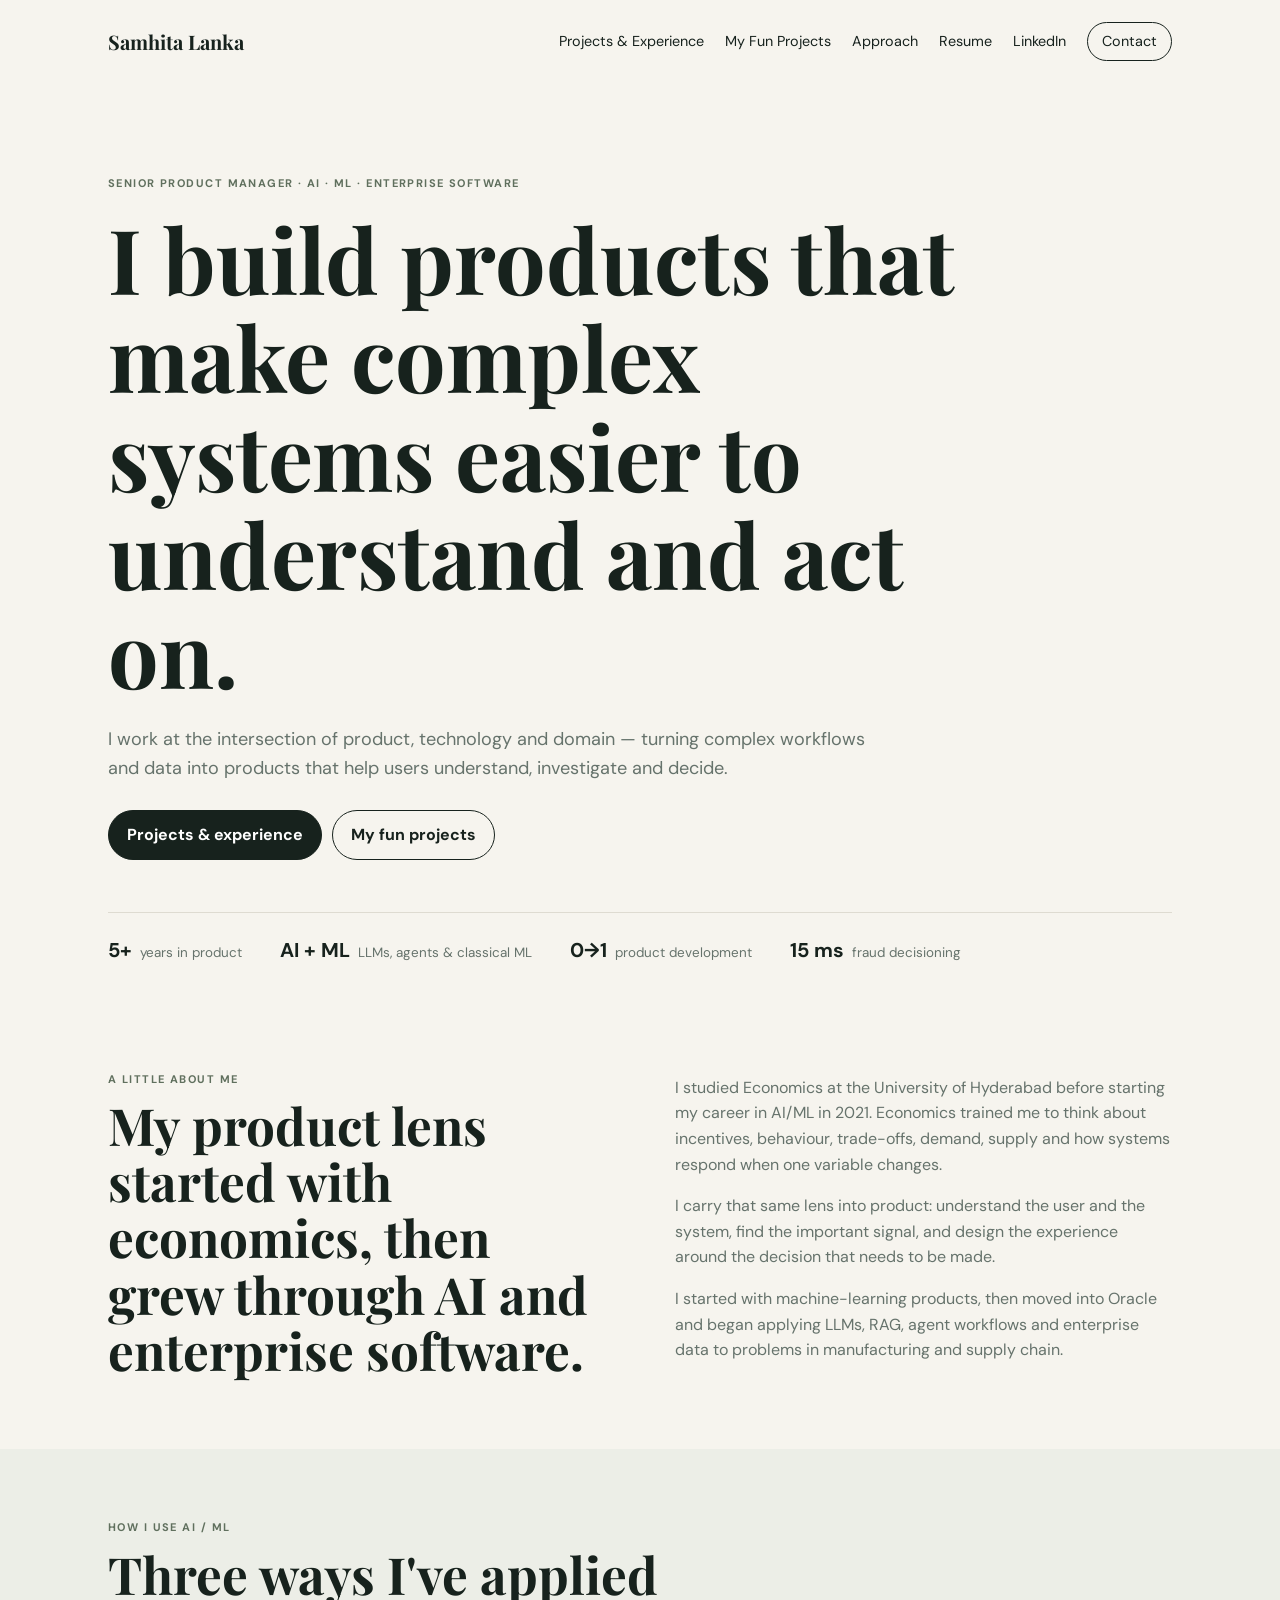
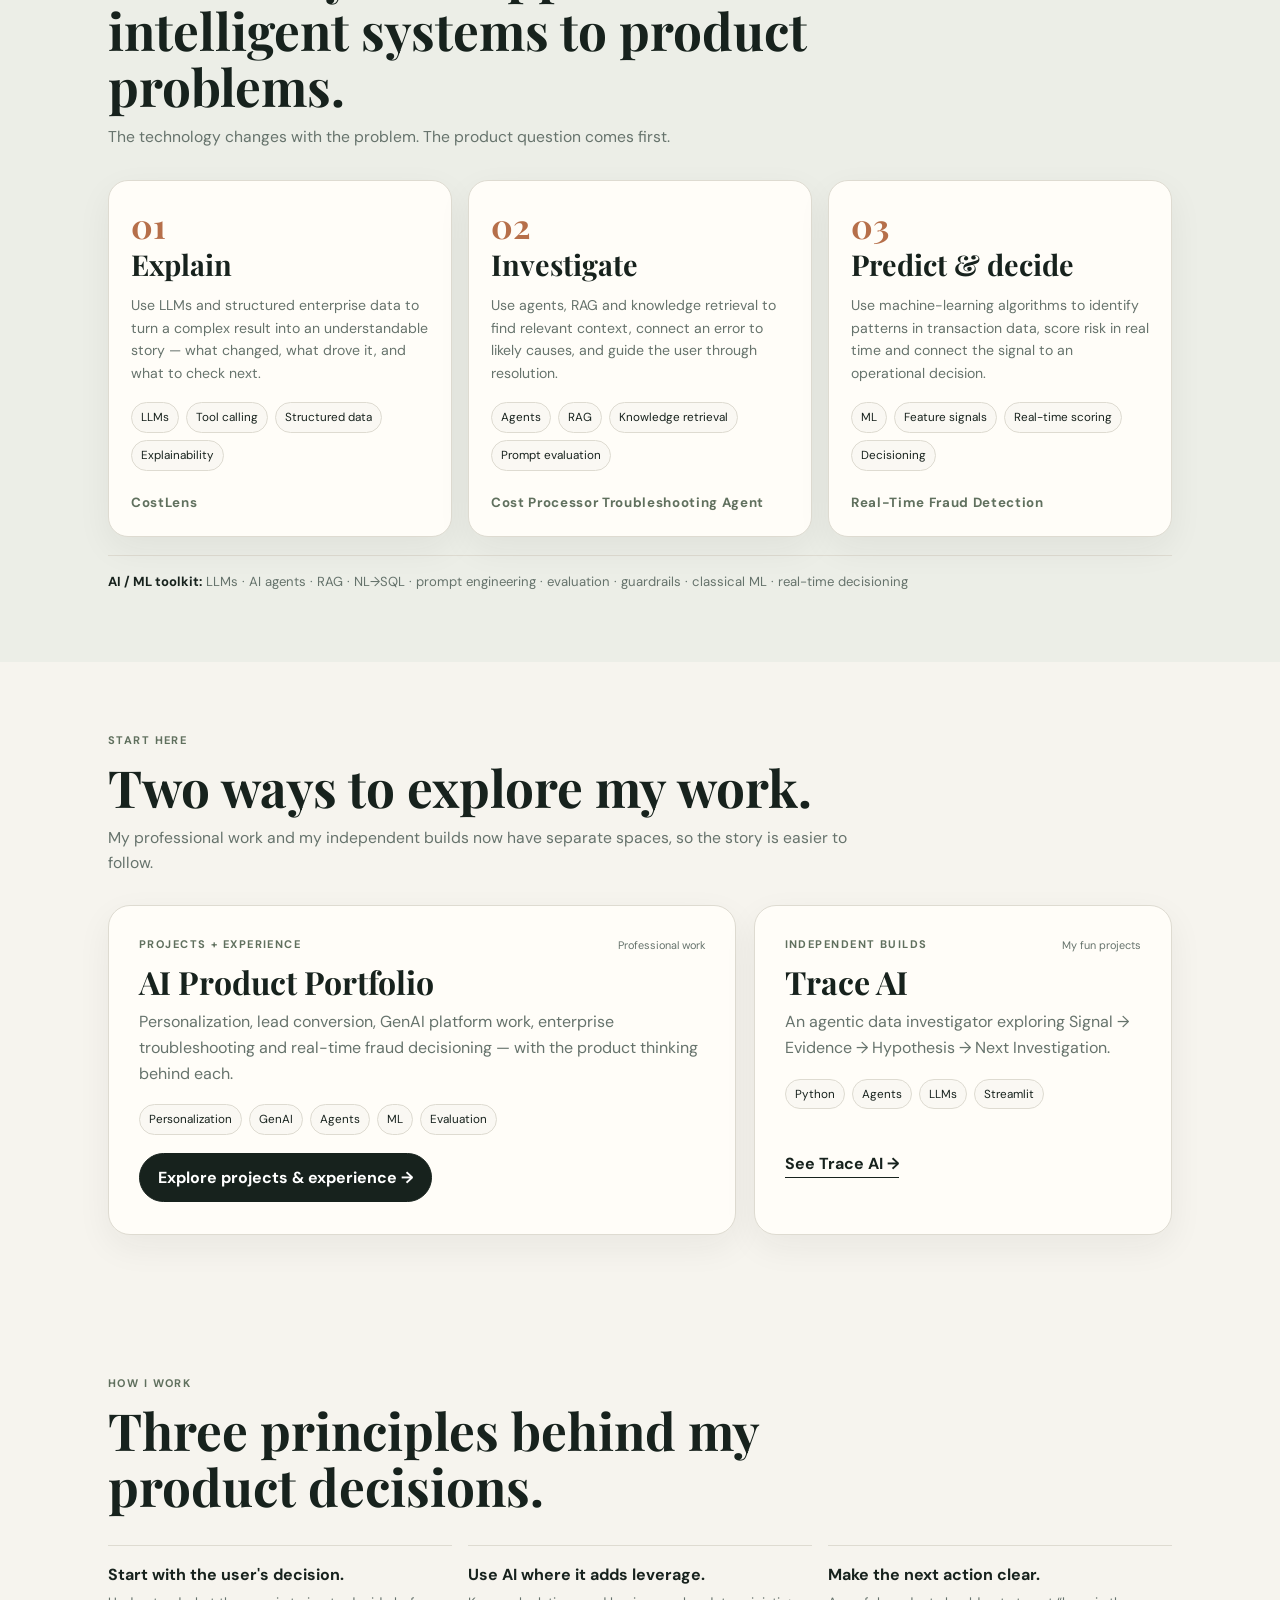
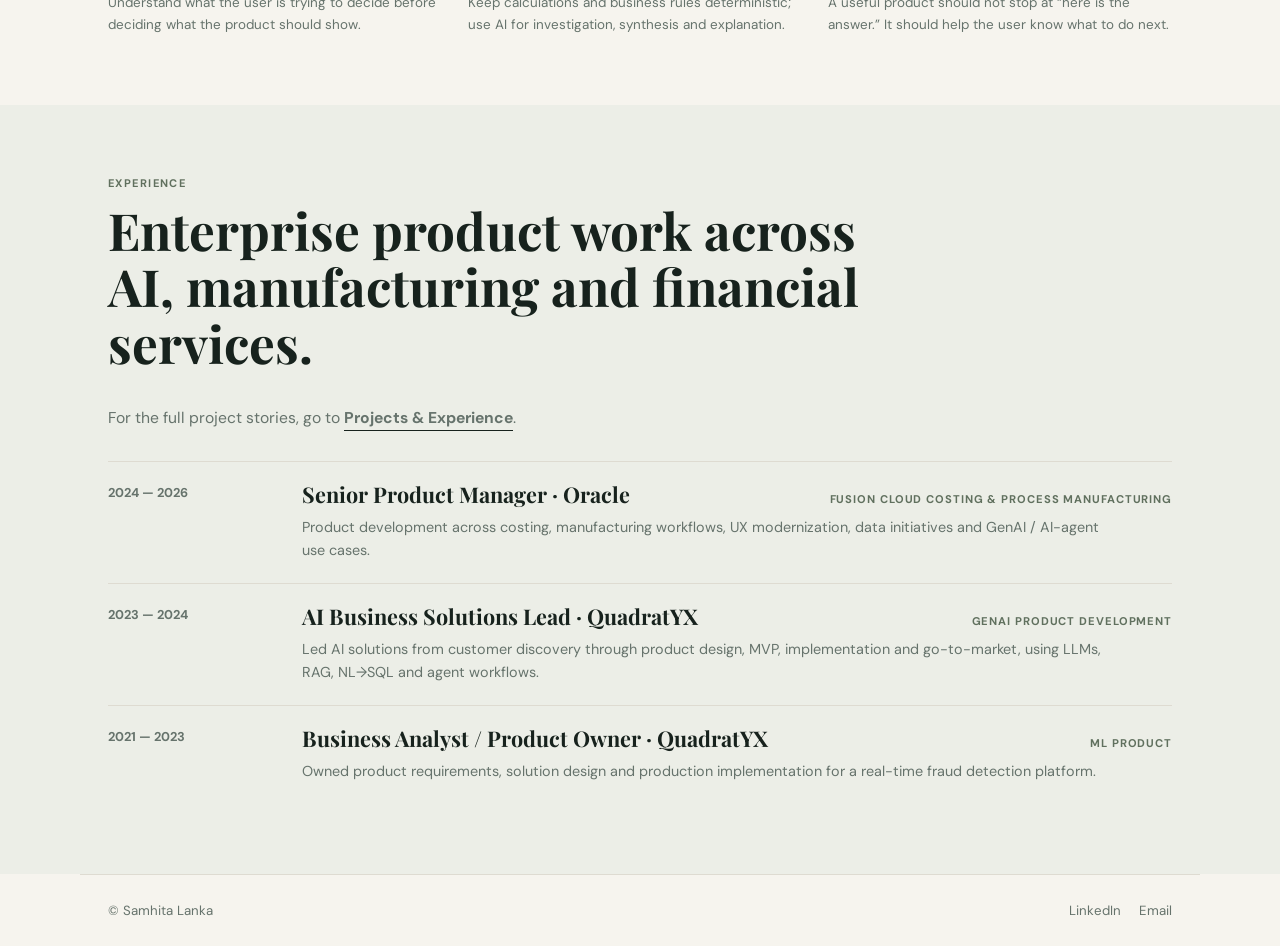
<file: index.html>
<!doctype html>
<html lang="en">
<head>
<meta charset="utf-8"><meta name="viewport" content="width=device-width,initial-scale=1">
<meta name="description" content="Samhita Lanka — Senior Product Manager building enterprise AI, ML and software products across manufacturing, supply chain and financial services.">
<title>Samhita Lanka — Senior Product Manager</title>
<link rel="preconnect" href="https://fonts.googleapis.com"><link rel="preconnect" href="https://fonts.gstatic.com" crossorigin>
<link href="https://fonts.googleapis.com/css2?family=DM+Sans:wght@400;500;600;700&family=Playfair+Display:wght@600;700&display=swap" rel="stylesheet">
<link rel="stylesheet" href="styles.css">
</head>
<body>
<header class="nav"><a class="brand" href="#top">Samhita Lanka</a><nav>
<a href="projects.html">Projects & Experience</a><a href="fun-projects.html">My Fun Projects</a><a href="#approach">Approach</a><a href="resume.html">Resume</a><a href="https://linkedin.com/in/samhita-lanka" target="_blank" rel="noreferrer">LinkedIn</a><a class="nav-cta" href="mailto:samhita510@gmail.com">Contact</a>
</nav></header>
<main id="top">
<section class="hero">
<div class="eyebrow">SENIOR PRODUCT MANAGER · AI · ML · ENTERPRISE SOFTWARE</div>
<h1>I build products that make complex systems easier to understand and act on.</h1>
<p class="hero-copy">I work at the intersection of product, technology and domain — turning complex workflows and data into products that help users understand, investigate and decide.</p>
<div class="actions"><a class="button primary" href="projects.html">Projects & experience</a><a class="button" href="fun-projects.html">My fun projects</a></div>
<div class="proof-row"><div><strong>5+</strong><span>years in product</span></div><div><strong>AI + ML</strong><span>LLMs, agents & classical ML</span></div><div><strong>0→1</strong><span>product development</span></div><div><strong>15 ms</strong><span>fraud decisioning</span></div></div>
</section>

<section class="section intro-section">
<div class="intro-grid">
<div><div class="eyebrow">A LITTLE ABOUT ME</div><h2>My product lens started with economics, then grew through AI and enterprise software.</h2></div>
<div class="about-copy intro-copy">
<p>I studied Economics at the University of Hyderabad before starting my career in AI/ML in 2021. Economics trained me to think about incentives, behaviour, trade-offs, demand, supply and how systems respond when one variable changes.</p>
<p>I carry that same lens into product: understand the user and the system, find the important signal, and design the experience around the decision that needs to be made.</p>
<p>I started with machine-learning products, then moved into Oracle and began applying LLMs, RAG, agent workflows and enterprise data to problems in manufacturing and supply chain.</p>
</div>
</div>
</section>

<section id="approach" class="section muted">
<div class="inner"><div class="section-heading"><div class="eyebrow">HOW I USE AI / ML</div><h2>Three ways I've applied intelligent systems to product problems.</h2><p class="section-lede">The technology changes with the problem. The product question comes first.</p></div>
<div class="ai-approach-grid">
<div class="ai-approach-card"><div class="ai-number">01</div><h3>Explain</h3><p>Use LLMs and structured enterprise data to turn a complex result into an understandable story — what changed, what drove it, and what to check next.</p><div class="chips"><span>LLMs</span><span>Tool calling</span><span>Structured data</span><span>Explainability</span></div><small>CostLens</small></div>
<div class="ai-approach-card"><div class="ai-number">02</div><h3>Investigate</h3><p>Use agents, RAG and knowledge retrieval to find relevant context, connect an error to likely causes, and guide the user through resolution.</p><div class="chips"><span>Agents</span><span>RAG</span><span>Knowledge retrieval</span><span>Prompt evaluation</span></div><small>Cost Processor Troubleshooting Agent</small></div>
<div class="ai-approach-card"><div class="ai-number">03</div><h3>Predict & decide</h3><p>Use machine-learning algorithms to identify patterns in transaction data, score risk in real time and connect the signal to an operational decision.</p><div class="chips"><span>ML</span><span>Feature signals</span><span>Real-time scoring</span><span>Decisioning</span></div><small>Real-Time Fraud Detection</small></div>
</div>
<div class="toolkit"><strong>AI / ML toolkit:</strong> LLMs · AI agents · RAG · NL→SQL · prompt engineering · evaluation · guardrails · classical ML · real-time decisioning</div>
</div></section>

<section id="work" class="section"><div class="section-heading"><div class="eyebrow">START HERE</div><h2>Two ways to explore my work.</h2><p class="section-lede">My professional work and my independent builds now have separate spaces, so the story is easier to follow.</p></div>
<div class="work-grid">
<article class="card featured"><div class="card-top"><span class="tag">PROJECTS + EXPERIENCE</span><span class="status">Professional work</span></div><h3>AI Product Portfolio</h3><p>Personalization, lead conversion, GenAI platform work, enterprise troubleshooting and real-time fraud decisioning — with the product thinking behind each.</p><div class="chips"><span>Personalization</span><span>GenAI</span><span>Agents</span><span>ML</span><span>Evaluation</span></div><div class="actions" style="margin-top:18px"><a class="button primary" href="projects.html">Explore projects & experience →</a></div></article>
<article class="card"><div class="card-top"><span class="tag">INDEPENDENT BUILDS</span><span class="status">My fun projects</span></div><h3>Trace AI</h3><p>An agentic data investigator exploring Signal → Evidence → Hypothesis → Next Investigation.</p><div class="chips"><span>Python</span><span>Agents</span><span>LLMs</span><span>Streamlit</span></div><a class="link" href="fun-projects.html">See Trace AI →</a></article>
</div>
</section>

<section class="section"><div class="section-heading"><div class="eyebrow">HOW I WORK</div><h2>Three principles behind my product decisions.</h2></div><div class="principles"><div class="principle"><strong>Start with the user's decision.</strong><p>Understand what the user is trying to decide before deciding what the product should show.</p></div><div class="principle"><strong>Use AI where it adds leverage.</strong><p>Keep calculations and business rules deterministic; use AI for investigation, synthesis and explanation.</p></div><div class="principle"><strong>Make the next action clear.</strong><p>A useful product should not stop at “here is the answer.” It should help the user know what to do next.</p></div></div></section>

<section id="experience" class="section muted"><div class="inner"><div class="section-heading"><div class="eyebrow">EXPERIENCE</div><h2>Enterprise product work across AI, manufacturing and financial services.</h2><p class="section-lede">For the full project stories, go to <a class="link" href="projects.html">Projects & Experience</a>.</p></div><div class="timeline"><div class="timeline-item"><div class="date">2024 — 2026</div><div><div class="role"><h3>Senior Product Manager · Oracle</h3><span>Fusion Cloud Costing & Process Manufacturing</span></div><p>Product development across costing, manufacturing workflows, UX modernization, data initiatives and GenAI / AI-agent use cases.</p></div></div><div class="timeline-item"><div class="date">2023 — 2024</div><div><div class="role"><h3>AI Business Solutions Lead · QuadratYX</h3><span>GenAI product development</span></div><p>Led AI solutions from customer discovery through product design, MVP, implementation and go-to-market, using LLMs, RAG, NL→SQL and agent workflows.</p></div></div><div class="timeline-item"><div class="date">2021 — 2023</div><div><div class="role"><h3>Business Analyst / Product Owner · QuadratYX</h3><span>ML product</span></div><p>Owned product requirements, solution design and production implementation for a real-time fraud detection platform.</p></div></div></div></div></section>
</main>
<footer class="footer"><span>© Samhita Lanka</span><div><a href="https://linkedin.com/in/samhita-lanka" target="_blank" rel="noreferrer">LinkedIn</a><a href="mailto:samhita510@gmail.com">Email</a></div></footer>
</body></html>
</file>
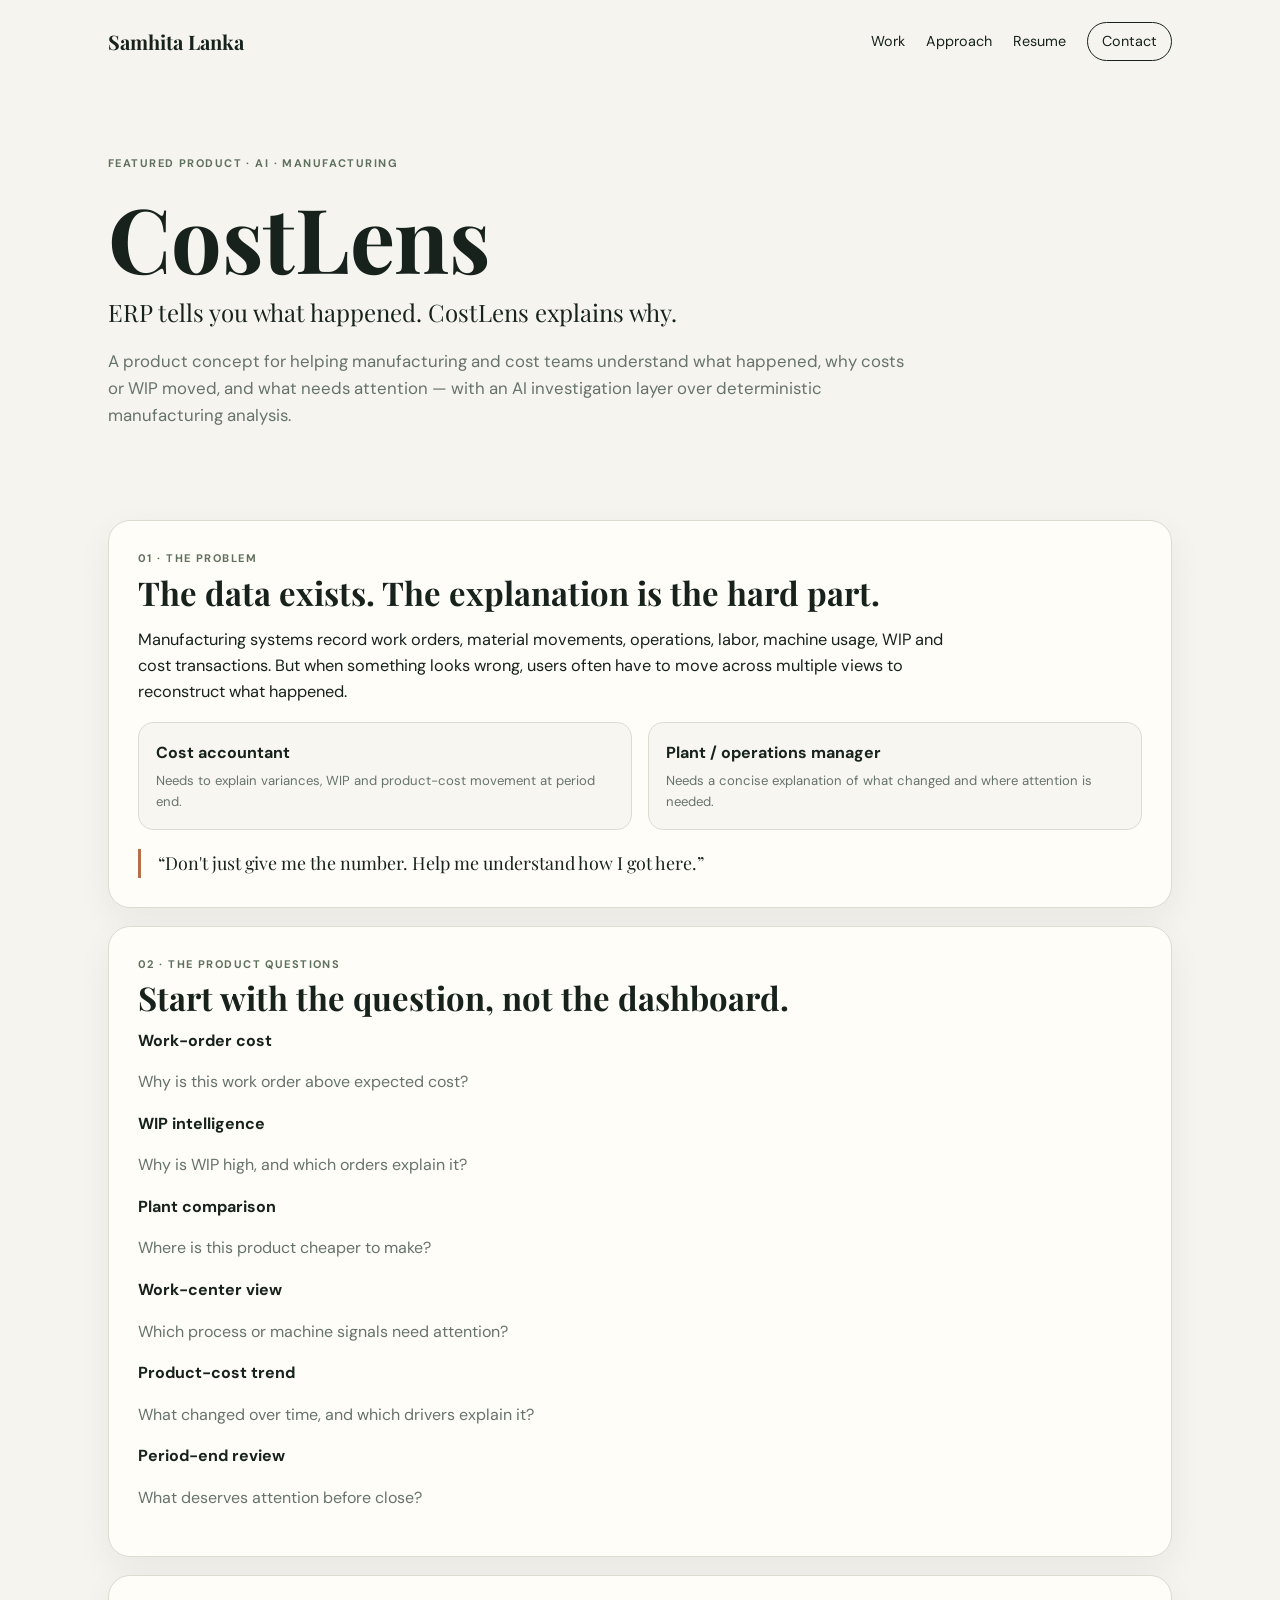
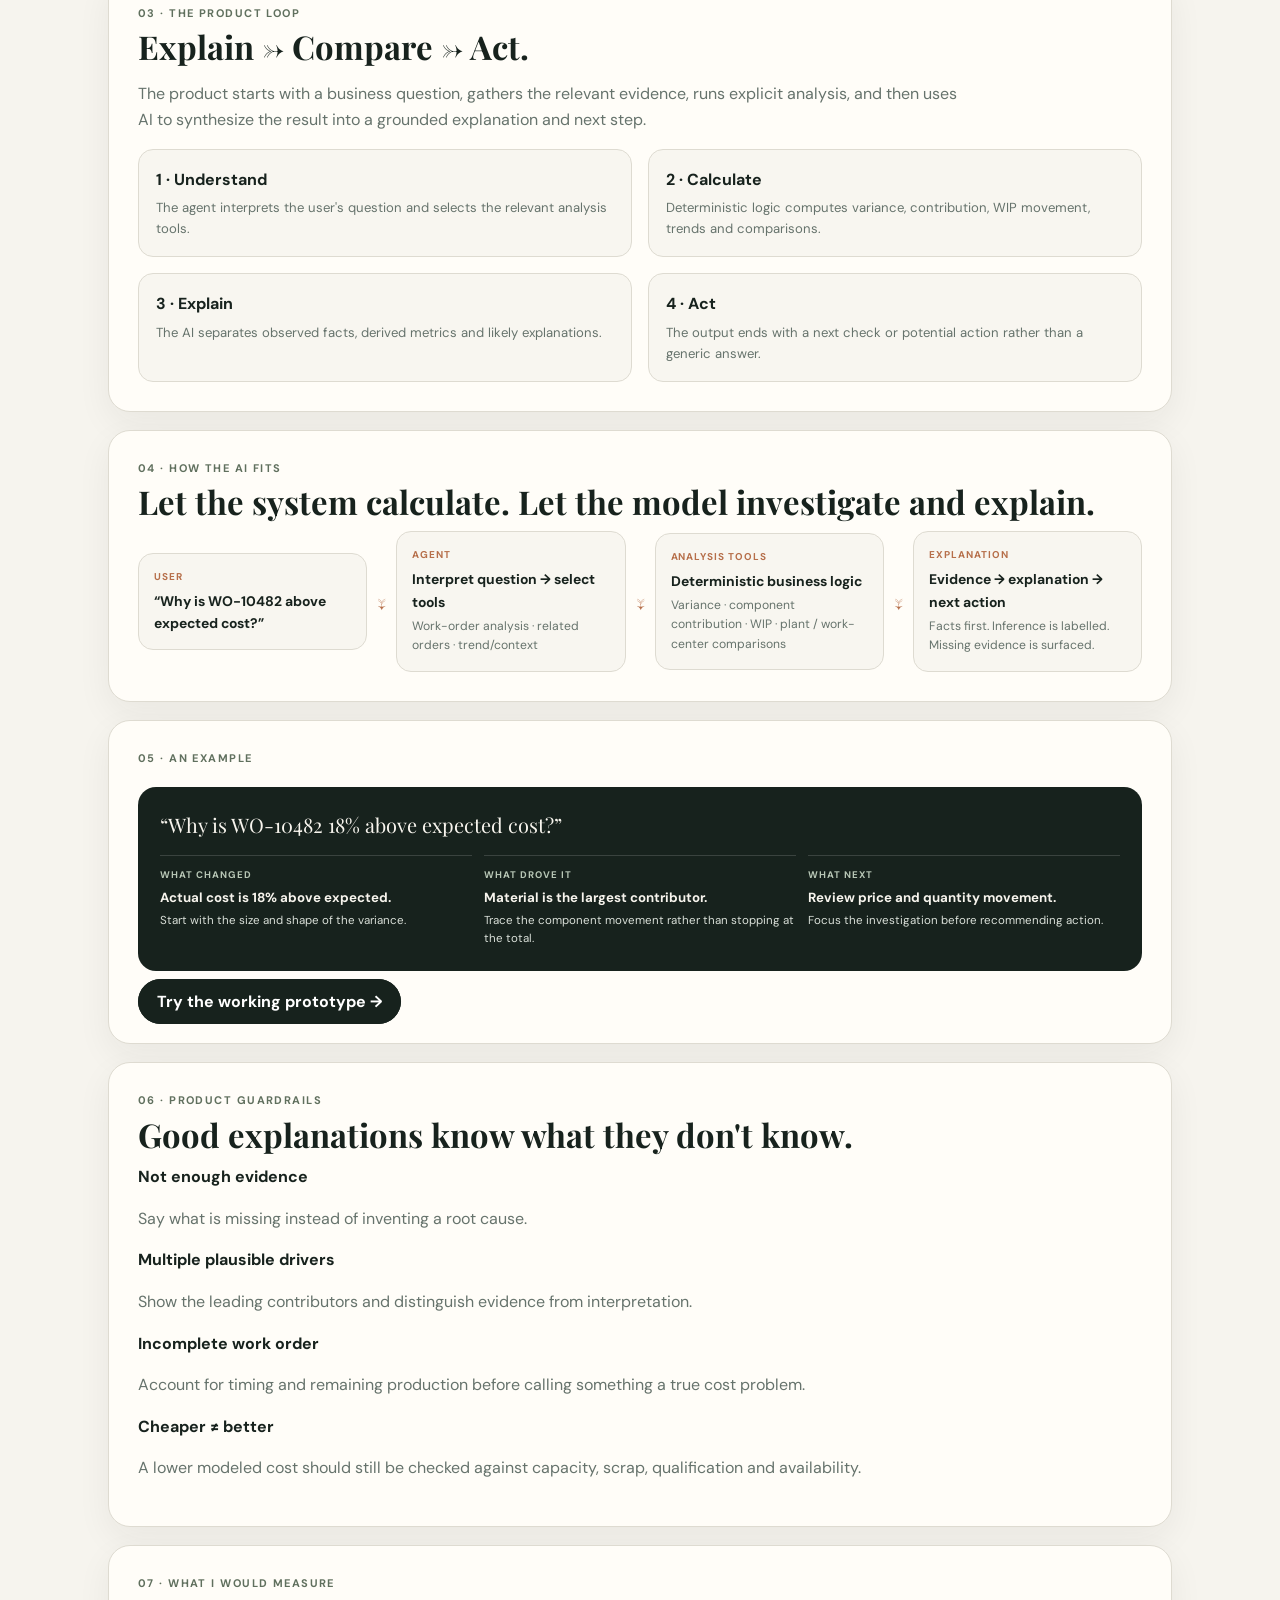
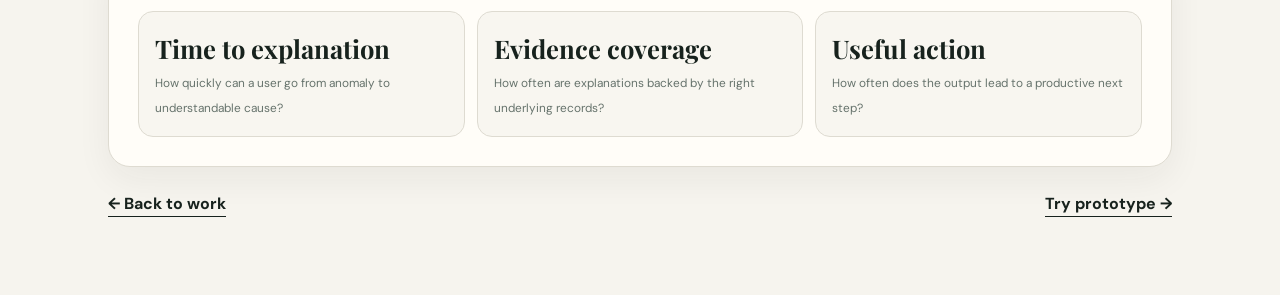
<file: cost-investigation.html>
<!doctype html><html lang="en"><head><meta charset="utf-8"><meta name="viewport" content="width=device-width,initial-scale=1"><title>CostLens — Samhita Lanka</title><link rel="preconnect" href="https://fonts.googleapis.com"><link rel="preconnect" href="https://fonts.gstatic.com" crossorigin><link href="https://fonts.googleapis.com/css2?family=DM+Sans:wght@400;500;600;700&family=Playfair+Display:wght@600;700&display=swap" rel="stylesheet"><link rel="stylesheet" href="styles.css"></head><body>
<header class="nav"><a class="brand" href="index.html">Samhita Lanka</a><nav><a href="index.html#work">Work</a><a href="index.html#approach">Approach</a><a href="resume.html">Resume</a><a class="nav-cta" href="mailto:samhita510@gmail.com">Contact</a></nav></header>
<main><section class="case-hero"><div class="eyebrow">FEATURED PRODUCT · AI · MANUFACTURING</div><h1>CostLens</h1><p class="case-subtitle">ERP tells you what happened. CostLens explains why.</p><p class="case-lede">A product concept for helping manufacturing and cost teams understand what happened, why costs or WIP moved, and what needs attention — with an AI investigation layer over deterministic manufacturing analysis.</p></section><section class="case-shell">
<article class="case-panel"><div class="eyebrow">01 · THE PROBLEM</div><h2>The data exists. The explanation is the hard part.</h2><p class="lead">Manufacturing systems record work orders, material movements, operations, labor, machine usage, WIP and cost transactions. But when something looks wrong, users often have to move across multiple views to reconstruct what happened.</p><div class="two-col"><div class="mini-card"><strong>Cost accountant</strong><p>Needs to explain variances, WIP and product-cost movement at period end.</p></div><div class="mini-card"><strong>Plant / operations manager</strong><p>Needs a concise explanation of what changed and where attention is needed.</p></div></div><div class="quote"><p>“Don't just give me the number. Help me understand how I got here.”</p></div></article>

<article class="case-panel"><div class="eyebrow">02 · THE PRODUCT QUESTIONS</div><h2>Start with the question, not the dashboard.</h2><div class="decision-grid"><div class="decision"><strong>Work-order cost</strong><p>Why is this work order above expected cost?</p></div><div class="decision"><strong>WIP intelligence</strong><p>Why is WIP high, and which orders explain it?</p></div><div class="decision"><strong>Plant comparison</strong><p>Where is this product cheaper to make?</p></div><div class="decision"><strong>Work-center view</strong><p>Which process or machine signals need attention?</p></div><div class="decision"><strong>Product-cost trend</strong><p>What changed over time, and which drivers explain it?</p></div><div class="decision"><strong>Period-end review</strong><p>What deserves attention before close?</p></div></div></article>

<article class="case-panel"><div class="eyebrow">03 · THE PRODUCT LOOP</div><h2>Explain → Compare → Act.</h2><p>The product starts with a business question, gathers the relevant evidence, runs explicit analysis, and then uses AI to synthesize the result into a grounded explanation and next step.</p><div class="two-col"><div class="mini-card"><strong>1 · Understand</strong><p>The agent interprets the user's question and selects the relevant analysis tools.</p></div><div class="mini-card"><strong>2 · Calculate</strong><p>Deterministic logic computes variance, contribution, WIP movement, trends and comparisons.</p></div><div class="mini-card"><strong>3 · Explain</strong><p>The AI separates observed facts, derived metrics and likely explanations.</p></div><div class="mini-card"><strong>4 · Act</strong><p>The output ends with a next check or potential action rather than a generic answer.</p></div></div></article>

<article class="case-panel"><div class="eyebrow">04 · HOW THE AI FITS</div><h2>Let the system calculate. Let the model investigate and explain.</h2><div class="architecture"><div><span>USER</span><strong>“Why is WO-10482 above expected cost?”</strong></div><div class="architecture-arrow">↓</div><div><span>AGENT</span><strong>Interpret question → select tools</strong><p>Work-order analysis · related orders · trend/context</p></div><div class="architecture-arrow">↓</div><div><span>ANALYSIS TOOLS</span><strong>Deterministic business logic</strong><p>Variance · component contribution · WIP · plant / work-center comparisons</p></div><div class="architecture-arrow">↓</div><div><span>EXPLANATION</span><strong>Evidence → explanation → next action</strong><p>Facts first. Inference is labelled. Missing evidence is surfaced.</p></div></div></article>

<article class="case-panel"><div class="eyebrow">05 · AN EXAMPLE</div><div class="question"><div class="q">“Why is WO-10482 18% above expected cost?”</div><div class="answer"><div><span>WHAT CHANGED</span><strong>Actual cost is 18% above expected.</strong><p>Start with the size and shape of the variance.</p></div><div><span>WHAT DROVE IT</span><strong>Material is the largest contributor.</strong><p>Trace the component movement rather than stopping at the total.</p></div><div><span>WHAT NEXT</span><strong>Review price and quantity movement.</strong><p>Focus the investigation before recommending action.</p></div></div></div><div style="margin-top:18px"><a class="button primary" href="costlens-demo.html">Try the working prototype →</a></div></article>

<article class="case-panel"><div class="eyebrow">06 · PRODUCT GUARDRAILS</div><h2>Good explanations know what they don't know.</h2><div class="failure-grid"><div class="failure"><strong>Not enough evidence</strong><p>Say what is missing instead of inventing a root cause.</p></div><div class="failure"><strong>Multiple plausible drivers</strong><p>Show the leading contributors and distinguish evidence from interpretation.</p></div><div class="failure"><strong>Incomplete work order</strong><p>Account for timing and remaining production before calling something a true cost problem.</p></div><div class="failure"><strong>Cheaper ≠ better</strong><p>A lower modeled cost should still be checked against capacity, scrap, qualification and availability.</p></div></div></article>

<article class="case-panel"><div class="eyebrow">07 · WHAT I WOULD MEASURE</div><div class="metric-grid"><div class="big-metric"><strong>Time to explanation</strong><span>How quickly can a user go from anomaly to understandable cause?</span></div><div class="big-metric"><strong>Evidence coverage</strong><span>How often are explanations backed by the right underlying records?</span></div><div class="big-metric"><strong>Useful action</strong><span>How often does the output lead to a productive next step?</span></div></div></article>

<div class="case-footer"><a class="back-link" href="index.html#work">← Back to work</a><a class="back-link" href="costlens-demo.html">Try prototype →</a></div></section></main></body></html>
</file>
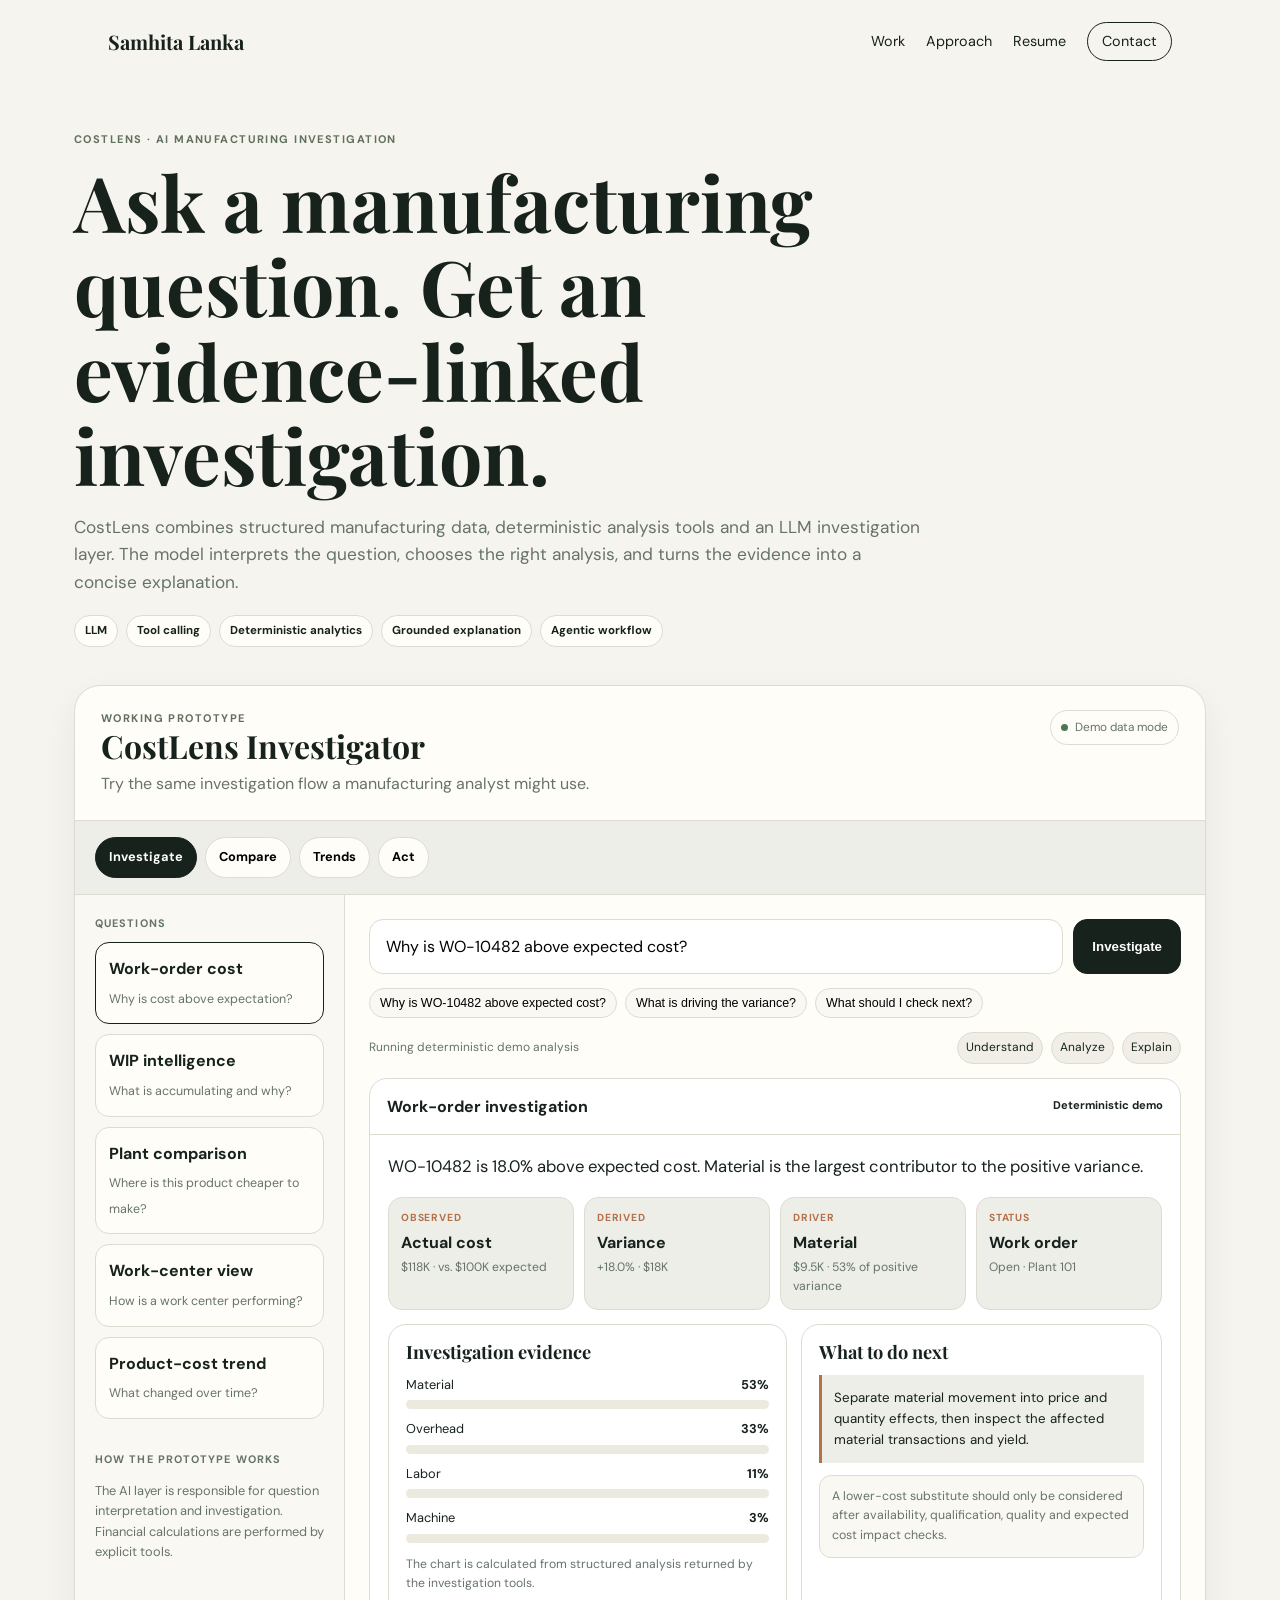
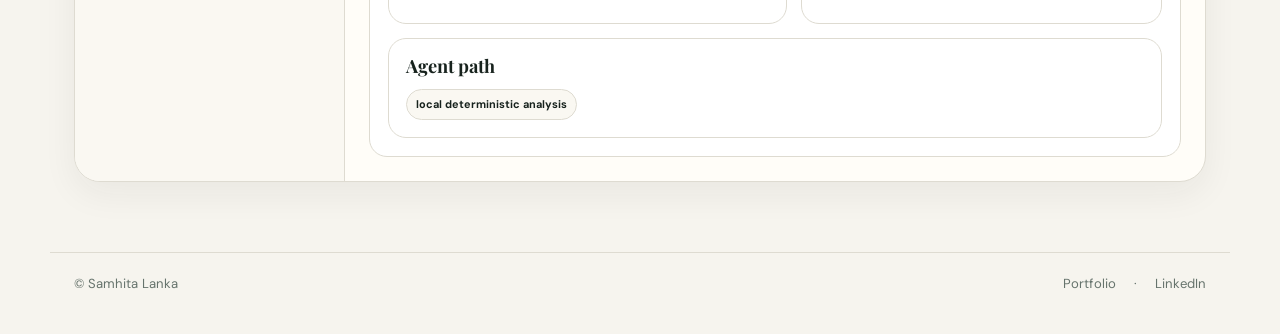
<file: costlens-demo.html>
<!doctype html>
<html lang="en">
<head>
<meta charset="utf-8"><meta name="viewport" content="width=device-width,initial-scale=1">
<title>CostLens — AI Manufacturing Investigation | Samhita Lanka</title>
<meta name="description" content="CostLens — an AI-powered manufacturing investigation prototype using structured analysis tools and grounded explanation.">
<link rel="preconnect" href="https://fonts.googleapis.com"><link rel="preconnect" href="https://fonts.gstatic.com" crossorigin>
<link href="https://fonts.googleapis.com/css2?family=DM+Sans:wght@400;500;600;700&family=Playfair+Display:wght@600;700&display=swap" rel="stylesheet">
<link rel="stylesheet" href="styles.css">
<style>
.demo-main{max-width:1180px;margin:auto;padding:48px 24px 70px}.demo-hero{max-width:900px}.demo-hero h1{font-size:clamp(2.8rem,6vw,5.2rem);margin-top:10px}.demo-hero .lede{max-width:850px;color:var(--muted);font-size:1.08rem;margin-top:17px}.tech-strip{display:flex;gap:8px;flex-wrap:wrap;margin-top:18px}.tech-strip span{border:1px solid var(--line);background:var(--card);border-radius:999px;padding:6px 10px;font-size:.72rem;font-weight:700}.demo-shell{margin-top:38px;background:var(--card);border:1px solid var(--line);border-radius:26px;box-shadow:var(--shadow);overflow:hidden}.demo-head{padding:24px 26px;border-bottom:1px solid var(--line);display:flex;justify-content:space-between;gap:20px;align-items:flex-start}.demo-head h2{font-size:2rem}.live-status{display:inline-flex;align-items:center;gap:7px;border:1px solid var(--line);padding:7px 10px;border-radius:999px;font-size:.74rem;color:var(--muted);white-space:nowrap}.live-status .dot{width:7px;height:7px;border-radius:50%;background:#4d7659}.live-status.ai .dot{background:#9b6b4b}.modebar{display:flex;gap:8px;flex-wrap:wrap;padding:16px 20px;border-bottom:1px solid var(--line);background:var(--soft)}.mode{border:1px solid var(--line);background:#fffdf8;border-radius:999px;padding:9px 13px;font:inherit;font-weight:700;font-size:.8rem;cursor:pointer}.mode.active{background:var(--ink);color:#fff;border-color:var(--ink)}.demo-grid{display:grid;grid-template-columns:270px 1fr;min-height:680px}.sidebar{border-right:1px solid var(--line);padding:20px;background:#faf8f2}.side-label{text-transform:uppercase;letter-spacing:.1em;font-size:.68rem;font-weight:700;color:var(--muted);margin-bottom:10px}.scenario{width:100%;text-align:left;border:1px solid var(--line);background:#fffdf8;padding:13px;border-radius:14px;margin-bottom:10px;cursor:pointer;font:inherit;color:var(--ink)}.scenario.active{border-color:var(--ink);box-shadow:inset 3px 0 0 var(--accent)}.scenario strong{display:block;margin-bottom:3px}.scenario span{font-size:.78rem;color:var(--muted)}.sidebar p{font-size:.8rem;color:var(--muted)}.content{padding:24px;display:flex;flex-direction:column;gap:14px}.question-row{display:flex;gap:10px}.question-row input{flex:1;border:1px solid var(--line);border-radius:14px;padding:14px 16px;font:inherit;background:#fff}.question-row button{border:1px solid var(--ink);background:var(--ink);color:#fff;border-radius:14px;padding:0 18px;font-weight:700;cursor:pointer}.suggestions{display:flex;gap:8px;flex-wrap:wrap}.suggestion{border:1px solid var(--line);background:#faf8f2;border-radius:999px;padding:7px 10px;font-size:.78rem;cursor:pointer}.status-line{display:flex;justify-content:space-between;gap:12px;align-items:center;font-size:.75rem;color:var(--muted);min-height:20px}.progress{display:flex;gap:8px}.progress span{padding:5px 8px;border:1px solid var(--line);border-radius:999px;background:#fff}.progress .done{background:#f0eee7;color:var(--ink)}.result-card{border:1px solid var(--line);border-radius:18px;background:#fff;overflow:hidden}.result-head{padding:15px 17px;border-bottom:1px solid var(--line);display:flex;justify-content:space-between;gap:15px;align-items:center}.result-head strong{font-size:1rem}.badge{font-size:.7rem;color:var(--accent);font-weight:700}.result-body{padding:18px}.headline{font-size:1.04rem;margin:0 0 17px}.evidence-grid{display:grid;grid-template-columns:repeat(4,1fr);gap:10px}.evidence{background:var(--soft);border:1px solid var(--line);border-radius:14px;padding:12px}.evidence .label{text-transform:uppercase;letter-spacing:.08em;font-size:.64rem;font-weight:700;color:var(--warm)}.evidence strong{display:block;margin:4px 0 2px}.evidence p{font-size:.76rem;color:var(--muted);margin:0}.analysis-grid{display:grid;grid-template-columns:1.05fr .95fr;gap:14px;margin-top:14px}.panel{border:1px solid var(--line);border-radius:18px;padding:17px;background:#fff}.panel h3{font-size:1.14rem;margin-bottom:13px}.bar{margin:10px 0}.barhead{display:flex;justify-content:space-between;font-size:.8rem;margin-bottom:5px}.track{height:9px;background:#ece9df;border-radius:99px;overflow:hidden}.fill{height:100%;background:var(--accent);border-radius:99px}.note{font-size:.76rem;color:var(--muted);margin-top:12px}.next{padding:12px;border-left:3px solid var(--warm);background:var(--soft);font-size:.83rem}.guardrail{margin-top:12px;padding:11px 12px;border:1px solid var(--line);border-radius:12px;background:#faf8f2;font-size:.77rem;color:var(--muted)}.tool-trace{display:flex;gap:8px;flex-wrap:wrap}.tool-chip{font-size:.68rem;padding:6px 9px;border:1px solid var(--line);border-radius:999px;background:#faf8f2;font-weight:700}.error{padding:14px;border:1px solid #d8c7ba;background:#fbf4ef;border-radius:14px;color:#5f493d}.footer{max-width:1180px;margin:auto;padding:20px 24px 40px;color:var(--muted);font-size:.82rem;display:flex;justify-content:space-between;border-top:1px solid var(--line)}
@media(max-width:900px){.demo-grid{grid-template-columns:1fr}.sidebar{border-right:0;border-bottom:1px solid var(--line)}.evidence-grid{grid-template-columns:repeat(2,1fr)}.analysis-grid{grid-template-columns:1fr}}@media(max-width:620px){.demo-main{padding:34px 16px 60px}.demo-head{padding:18px}.content{padding:16px}.question-row{flex-direction:column}.question-row button{height:46px}.evidence-grid{grid-template-columns:1fr}.footer{padding:18px 16px;display:block}}
</style>
<script src="costlens-config.js"></script>
</head>
<body>
<header class="nav"><a class="brand" href="index.html">Samhita Lanka</a><nav><a href="index.html#work">Work</a><a href="index.html#approach">Approach</a><a href="resume.html">Resume</a><a class="nav-cta" href="mailto:samhita510@gmail.com">Contact</a></nav></header>
<main class="demo-main">
<section class="demo-hero"><div class="eyebrow">COSTLENS · AI MANUFACTURING INVESTIGATION</div><h1>Ask a manufacturing question. Get an evidence-linked investigation.</h1><p class="lede">CostLens combines structured manufacturing data, deterministic analysis tools and an LLM investigation layer. The model interprets the question, chooses the right analysis, and turns the evidence into a concise explanation.</p><div class="tech-strip"><span>LLM</span><span>Tool calling</span><span>Deterministic analytics</span><span>Grounded explanation</span><span>Agentic workflow</span></div></section>
<section class="demo-shell" id="demo">
<div class="demo-head"><div><div class="eyebrow">WORKING PROTOTYPE</div><h2>CostLens Investigator</h2><p style="margin:8px 0 0;color:var(--muted)">Try the same investigation flow a manufacturing analyst might use.</p></div><div class="live-status" id="apiStatus"><span class="dot"></span><span id="apiStatusText">Checking AI connection…</span></div></div>
<div class="modebar"><button class="mode active" data-mode="investigate">Investigate</button><button class="mode" data-mode="compare">Compare</button><button class="mode" data-mode="trend">Trends</button><button class="mode" data-mode="act">Act</button></div>
<div class="demo-grid">
<aside class="sidebar"><div class="side-label">Questions</div>
<button class="scenario active" data-key="wo"><strong>Work-order cost</strong><span>Why is cost above expectation?</span></button>
<button class="scenario" data-key="wip"><strong>WIP intelligence</strong><span>What is accumulating and why?</span></button>
<button class="scenario" data-key="plant"><strong>Plant comparison</strong><span>Where is this product cheaper to make?</span></button>
<button class="scenario" data-key="workcenter"><strong>Work-center view</strong><span>How is a work center performing?</span></button>
<button class="scenario" data-key="trend"><strong>Product-cost trend</strong><span>What changed over time?</span></button>
<div style="margin-top:22px" class="side-label">How the prototype works</div><p>The AI layer is responsible for question interpretation and investigation. Financial calculations are performed by explicit tools.</p></aside>
<section class="content">
<div class="question-row"><input id="question" value="Why is WO-10482 above expected cost?" aria-label="Ask CostLens a question"><button id="ask">Investigate</button></div>
<div class="suggestions" id="suggestions"></div>
<div class="status-line"><span id="statusText">Ready</span><div class="progress" id="progress"><span id="p1">Understand</span><span id="p2">Analyze</span><span id="p3">Explain</span></div></div>
<div id="result"></div>
</section></div></section>
</main>
<footer class="footer"><span>© Samhita Lanka</span><div><a href="index.html">Portfolio</a> · <a href="https://linkedin.com/in/samhita-lanka" target="_blank" rel="noreferrer">LinkedIn</a></div></footer>
<script>
const CONFIG=window.COSTLENS_CONFIG||{};
const FALLBACK={
 wo:{title:'Work-order investigation',badge:'Deterministic demo mode',summary:'WO-10482 is 18.0% above expected cost. Material is the largest contributor to the positive variance.',evidence:[['Observed','Actual cost','$118K','vs. $100K expected'],['Derived','Variance','+18.0%','$18K'],['Driver','Material','$9.5K','53% of positive variance'],['Status','Work order','Open','Plant 101']],drivers:[['Material',52.8],['Overhead',32.8],['Labor',11.1],['Machine',3.3]],next:'Separate material movement into price and quantity effects, then inspect the affected material transactions and yield.',guard:'A lower-cost substitute should only be considered after availability, qualification, quality and expected cost impact checks.'},
 wip:{title:'WIP investigation',badge:'Deterministic demo mode',summary:'Plant 101 WIP increased 22.9% month-over-month, with the largest open orders accounting for a concentrated share of the balance.',evidence:[['Observed','Current WIP','$2.41M','latest period'],['Derived','MoM change','+22.9%','$450K increase'],['Driver','Top open orders','$655K','largest contributors'],['Pattern','Status','Open','concentrated WIP']],drivers:[['WO-10527',56.9],['WO-10503',30.2],['WO-10482',12.8]],next:'Review order age, remaining operations and the timing of material issues versus production completion.',guard:'High WIP is not automatically a problem; age and production status provide the context.'},
 plant:{title:'Plant comparison',badge:'Deterministic demo mode',summary:'Plant 202 has the lower modeled unit manufacturing cost for Product A, while Plant 101 has higher capacity utilization. Cost alone should not determine the shift.',evidence:[['Modeled cost','Plant 202','$47.10/unit','lower of two'],['Comparison','Plant 101','$51.20/unit','+$4.10/unit'],['Constraint','Capacity','61% vs 72%','check available headroom'],['Constraint','Scrap','1.7% vs 3.1%','qualification still matters']],drivers:[['Plant 202',92],['Plant 101',8]],next:'Compare the next comparable run across capacity, qualification and scrap before shifting production.',guard:'A cheaper modeled unit cost is a decision input, not an automatic production recommendation.'},
 workcenter:{title:'Work-center analysis',badge:'Deterministic demo mode',summary:'WC-14 shows machine time 8.1% above expected and scrap at 3.8% versus 2.4% expected, suggesting an operational pattern worth investigating.',evidence:[['Observed','Machine time','108.1 min/unit','vs 100 expected'],['Derived','Machine-time variance','+8.1%','unfavorable'],['Driver','Scrap','3.8%','vs 2.4% expected'],['Scope','Affected WOs','7','of 31']],drivers:[['Machine time',51],['Scrap',29],['Labor',12],['Other',8]],next:'Compare cycle time and scrap by operation for affected orders and look for a common process, product, shift or machine pattern.',guard:'The current signal indicates a pattern; it does not prove a single root cause.'},
 trend:{title:'Product-cost trend',badge:'Deterministic demo mode',summary:'Product A unit manufacturing cost increased from $42.0 to $49.0 across four periods. Material contributed the largest share of the movement.',evidence:[['Observed','Latest cost','$49.0/unit','Product A'],['Derived','Four-period change','+16.7%','Jun → Sep'],['Driver','Material','+$4.1/unit','largest contribution'],['Context','WIP','$2.41M','latest period']],drivers:[['Material',58],['Overhead',37],['Labor',6],['Machine',7]],next:'Compare input prices, overhead rates, mix and yield across periods to isolate the repeated driver.',guard:'A trend is a signal to investigate; it does not by itself establish causality.'}
};
const qs={wo:['Why is WO-10482 above expected cost?','What is driving the variance?','What should I check next?'],wip:['Why did WIP increase this month?','Which work orders are driving WIP?','What needs attention before close?'],plant:['Which plant is cheaper for Product A?','Compare Plant 101 vs Plant 202','Where should the next run be produced?'],workcenter:['How is Work Center 14 performing?','Which WOs are driving the variance?','What should operations investigate?'],trend:['How has Product A cost changed?','What changed over the last four periods?','Is the increase persistent?']};
const fmt=p=>p??'';function setStatus(t){document.getElementById('statusText').textContent=t}function setProgress(n){['p1','p2','p3'].forEach((id,i)=>document.getElementById(id).classList.toggle('done',i<n))}
function barHtml(items){return items.map(x=>`<div class="bar"><div class="barhead"><span>${x[0]}</span><strong>${Number(x[1]).toFixed(0)}%</strong></div><div class="track"><div class="fill" style="width:${Math.max(0,Math.min(100,Number(x[1])))}%"></div></div></div>`).join('')}
function renderResult(r,tools=[],ai=false){const evidence=(r.evidence||[]).map(x=>`<div class="evidence"><div class="label">${fmt(x[0])}</div><strong>${fmt(x[1])}</strong><p>${fmt(x[2])} · ${fmt(x[3])}</p></div>`).join('');const chips=(tools.length?tools:['local_deterministic_analysis']).map(t=>`<span class="tool-chip">${t.replaceAll('_',' ')}</span>`).join('');const drivers=r.drivers||[];document.getElementById('result').innerHTML=`<div class="result-card"><div class="result-head"><strong>${fmt(r.title||'CostLens investigation')}</strong><span class="badge">${ai?'AI investigation':'Deterministic demo'}</span></div><div class="result-body"><p class="headline">${fmt(r.summary)}</p><div class="evidence-grid">${evidence}</div><div class="analysis-grid"><div class="panel"><h3>Investigation evidence</h3>${barHtml(drivers)}<p class="note">The chart is calculated from structured analysis returned by the investigation tools.</p></div><div class="panel"><h3>What to do next</h3><div class="next">${fmt(r.next_step||r.next)}</div><div class="guardrail">${fmt(r.guardrail||r.guard||'Use supporting evidence before treating an inferred cause as confirmed.')}</div></div></div><div class="panel" style="margin-top:14px"><h3>Agent path</h3><div class="tool-trace">${chips}</div></div></div></div>`}
function renderFallback(k){setStatus('Running deterministic demo analysis');setProgress(3);renderResult(FALLBACK[k],[],false)}
function buildSuggestions(k){document.getElementById('suggestions').innerHTML=qs[k].map(q=>`<button class="suggestion">${q}</button>`).join('');document.querySelectorAll('.suggestion').forEach(b=>b.onclick=()=>{document.getElementById('question').value=b.textContent;ask(b.textContent)})}
function selectScenario(k){document.querySelectorAll('.scenario').forEach(b=>b.classList.toggle('active',b.dataset.key===k));buildSuggestions(k)}
function inferQuestion(q){const x=q.toLowerCase();if(x.includes('plant')||x.includes('where should')||x.includes('compare plant'))return 'plant';if(x.includes('trend')||x.includes('period')||x.includes('changed over'))return 'trend';if(x.includes('wip'))return 'wip';if(x.includes('work center')||x.includes('machine time')||x.includes('scrap'))return 'workcenter';return 'wo'}
async function ask(q){const button=document.getElementById('ask');button.disabled=true;setProgress(1);setStatus('Understanding the question…');document.getElementById('result').innerHTML='';const key=inferQuestion(q);selectScenario(key);const api=(CONFIG.API_URL||'').trim();if(!api){setStatus('AI endpoint not configured — showing local analysis');renderFallback(key);button.disabled=false;return}try{setTimeout(()=>setProgress(2),250);setStatus('Running investigation tools…');const res=await fetch(api,{method:'POST',headers:{'Content-Type':'application/json'},body:JSON.stringify({question:q})});if(!res.ok)throw new Error(`API ${res.status}`);const data=await res.json();setProgress(3);setStatus('Explanation ready');renderResult(data.analysis,data.tools_used||[],true)}catch(err){setProgress(3);setStatus('AI unavailable — showing local analysis');renderFallback(key);document.getElementById('result').insertAdjacentHTML('afterbegin',`<div class="error" style="margin-bottom:12px">The AI investigation endpoint could not be reached, so CostLens fell back to its deterministic analysis. Once the backend is connected, this same interface will use the agent workflow.</div>`)}finally{button.disabled=false}}
document.getElementById('ask').onclick=()=>ask(document.getElementById('question').value.trim()||qs.wo[0]);document.getElementById('question').onkeydown=e=>{if(e.key==='Enter')document.getElementById('ask').click()};document.querySelectorAll('.scenario').forEach(b=>b.onclick=()=>{selectScenario(b.dataset.key);document.getElementById('question').value=qs[b.dataset.key][0];ask(qs[b.dataset.key][0])});document.querySelectorAll('.mode').forEach(b=>b.onclick=()=>{document.querySelectorAll('.mode').forEach(x=>x.classList.remove('active'));b.classList.add('active');const k=b.dataset.mode==='compare'?'plant':b.dataset.mode==='trend'?'trend':'wo';document.getElementById('question').value=qs[k][0];ask(qs[k][0])});
const status=CONFIG.API_URL?'AI backend configured':'Demo data mode';document.getElementById('apiStatusText').textContent=status;if(CONFIG.API_URL)document.getElementById('apiStatus').classList.add('ai');selectScenario('wo');renderFallback('wo');
</script></body></html>
</file>
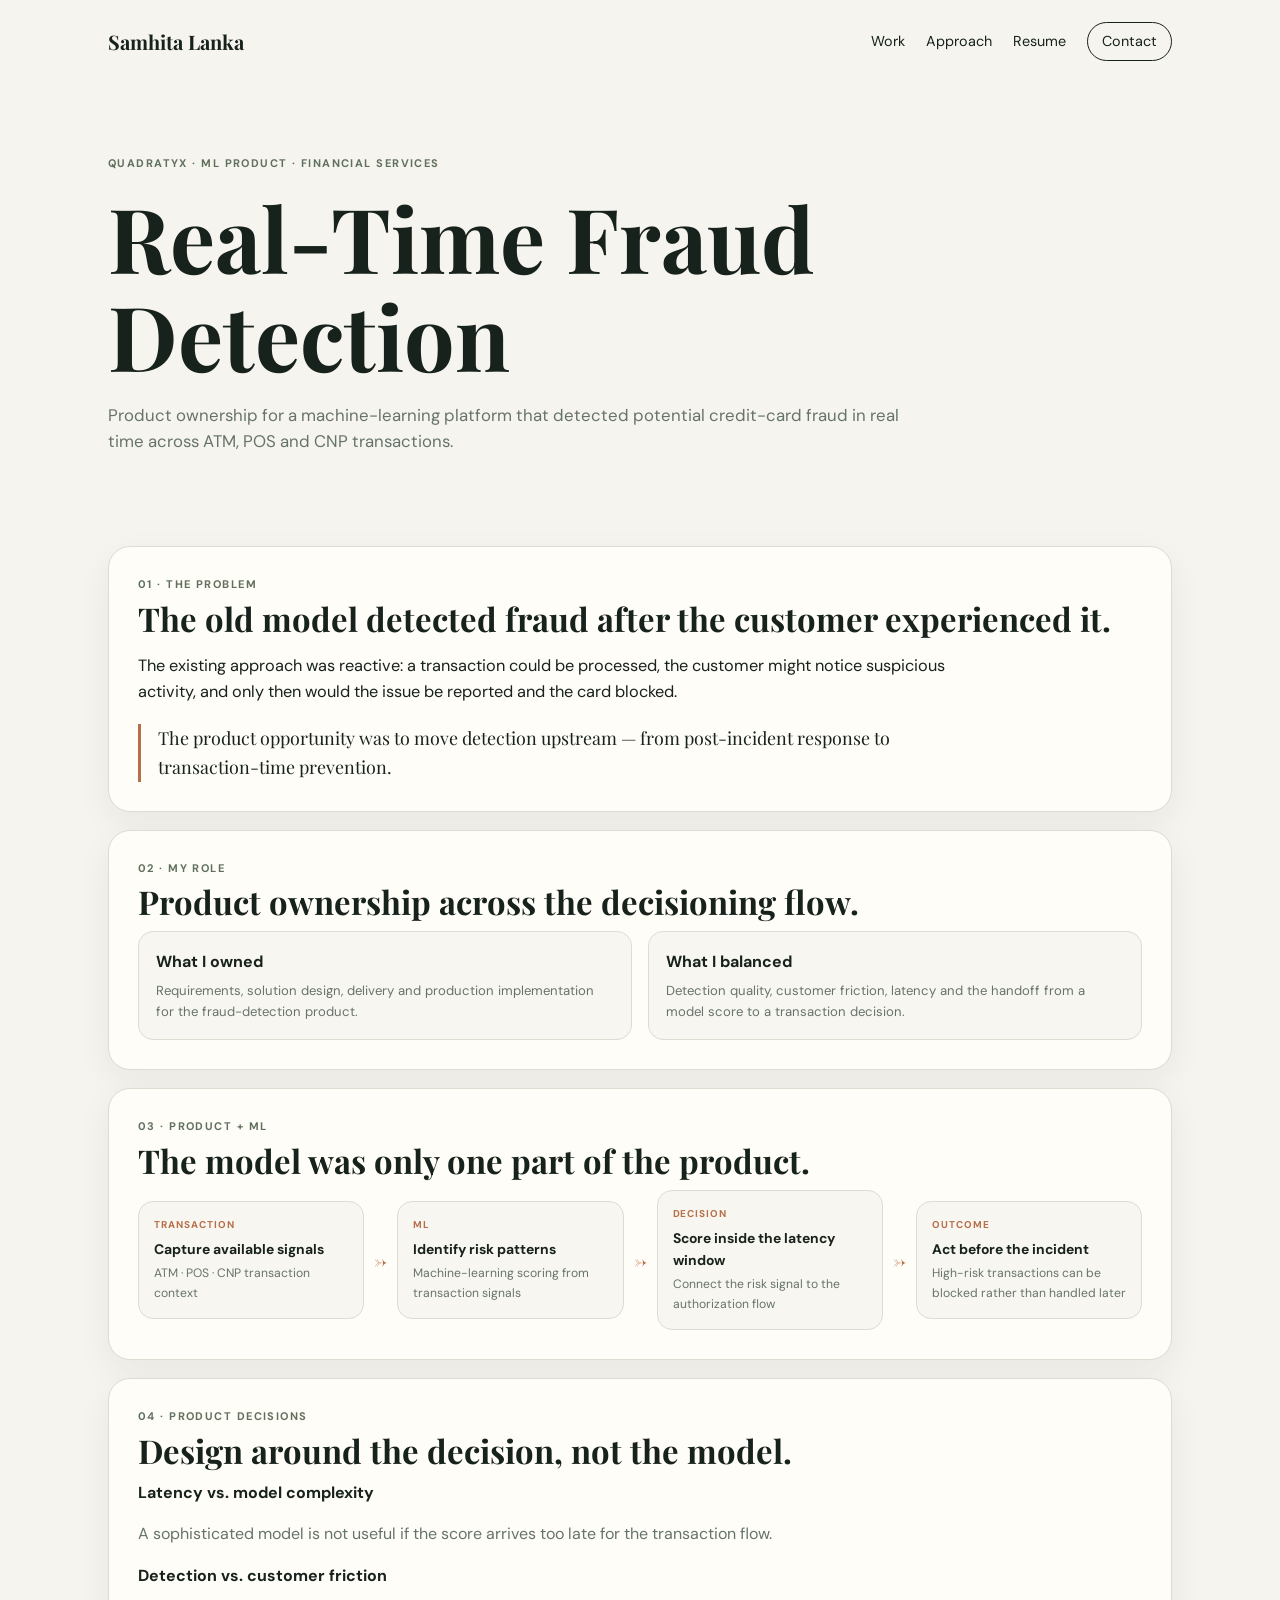
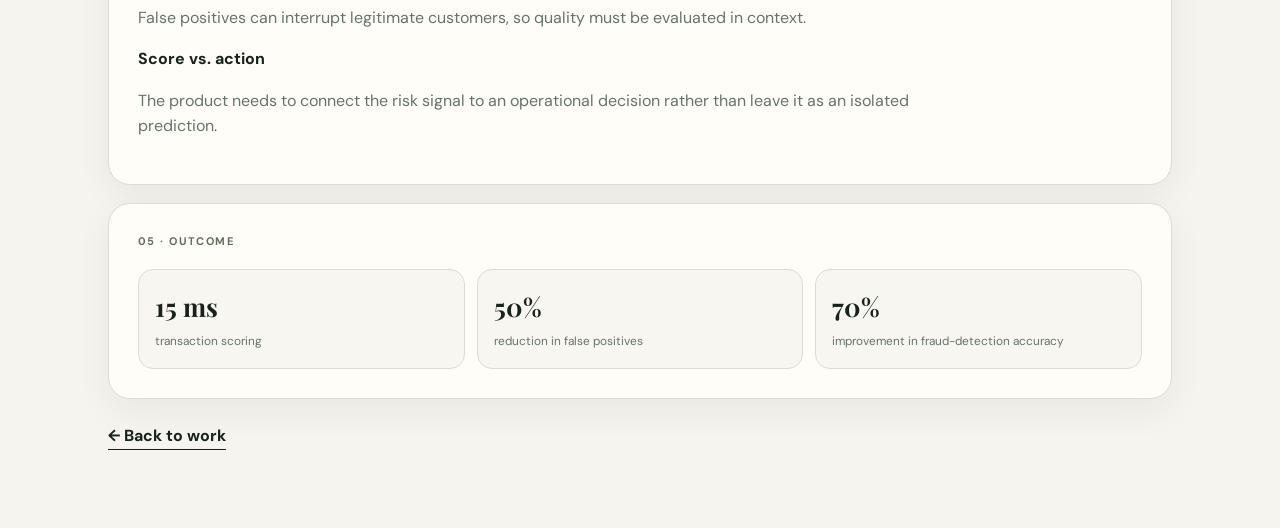
<file: fraud-detection.html>
<!doctype html><html lang="en"><head><meta charset="utf-8"><meta name="viewport" content="width=device-width,initial-scale=1"><title>Real-Time Fraud Detection — Samhita Lanka</title><link rel="preconnect" href="https://fonts.googleapis.com"><link rel="preconnect" href="https://fonts.gstatic.com" crossorigin><link href="https://fonts.googleapis.com/css2?family=DM+Sans:wght@400;500;600;700&family=Playfair+Display:wght@600;700&display=swap" rel="stylesheet"><link rel="stylesheet" href="styles.css"></head><body>
<header class="nav"><a class="brand" href="index.html">Samhita Lanka</a><nav><a href="index.html#work">Work</a><a href="index.html#approach">Approach</a><a href="resume.html">Resume</a><a class="nav-cta" href="mailto:samhita510@gmail.com">Contact</a></nav></header><main><section class="case-hero"><div class="eyebrow">QUADRATYX · ML PRODUCT · FINANCIAL SERVICES</div><h1>Real-Time Fraud Detection</h1><p class="case-lede">Product ownership for a machine-learning platform that detected potential credit-card fraud in real time across ATM, POS and CNP transactions.</p></section><section class="case-shell">
<article class="case-panel"><div class="eyebrow">01 · THE PROBLEM</div><h2>The old model detected fraud after the customer experienced it.</h2><p class="lead">The existing approach was reactive: a transaction could be processed, the customer might notice suspicious activity, and only then would the issue be reported and the card blocked.</p><div class="quote"><p>The product opportunity was to move detection upstream — from post-incident response to transaction-time prevention.</p></div></article>
<article class="case-panel"><div class="eyebrow">02 · MY ROLE</div><h2>Product ownership across the decisioning flow.</h2><div class="two-col"><div class="mini-card"><strong>What I owned</strong><p>Requirements, solution design, delivery and production implementation for the fraud-detection product.</p></div><div class="mini-card"><strong>What I balanced</strong><p>Detection quality, customer friction, latency and the handoff from a model score to a transaction decision.</p></div></div></article>
<article class="case-panel"><div class="eyebrow">03 · PRODUCT + ML</div><h2>The model was only one part of the product.</h2><div class="architecture"><div><span>TRANSACTION</span><strong>Capture available signals</strong><p>ATM · POS · CNP transaction context</p></div><div class="architecture-arrow">→</div><div><span>ML</span><strong>Identify risk patterns</strong><p>Machine-learning scoring from transaction signals</p></div><div class="architecture-arrow">→</div><div><span>DECISION</span><strong>Score inside the latency window</strong><p>Connect the risk signal to the authorization flow</p></div><div class="architecture-arrow">→</div><div><span>OUTCOME</span><strong>Act before the incident</strong><p>High-risk transactions can be blocked rather than handled later</p></div></div></article>
<article class="case-panel"><div class="eyebrow">04 · PRODUCT DECISIONS</div><h2>Design around the decision, not the model.</h2><div class="decision-grid"><div class="decision"><strong>Latency vs. model complexity</strong><p>A sophisticated model is not useful if the score arrives too late for the transaction flow.</p></div><div class="decision"><strong>Detection vs. customer friction</strong><p>False positives can interrupt legitimate customers, so quality must be evaluated in context.</p></div><div class="decision"><strong>Score vs. action</strong><p>The product needs to connect the risk signal to an operational decision rather than leave it as an isolated prediction.</p></div></div></article>
<article class="case-panel"><div class="eyebrow">05 · OUTCOME</div><div class="metric-grid"><div class="big-metric"><strong>15 ms</strong><span>transaction scoring</span></div><div class="big-metric"><strong>50%</strong><span>reduction in false positives</span></div><div class="big-metric"><strong>70%</strong><span>improvement in fraud-detection accuracy</span></div></div></article>
<div class="case-footer"><a class="back-link" href="index.html#work">← Back to work</a></div></section></main></body></html>
</file>
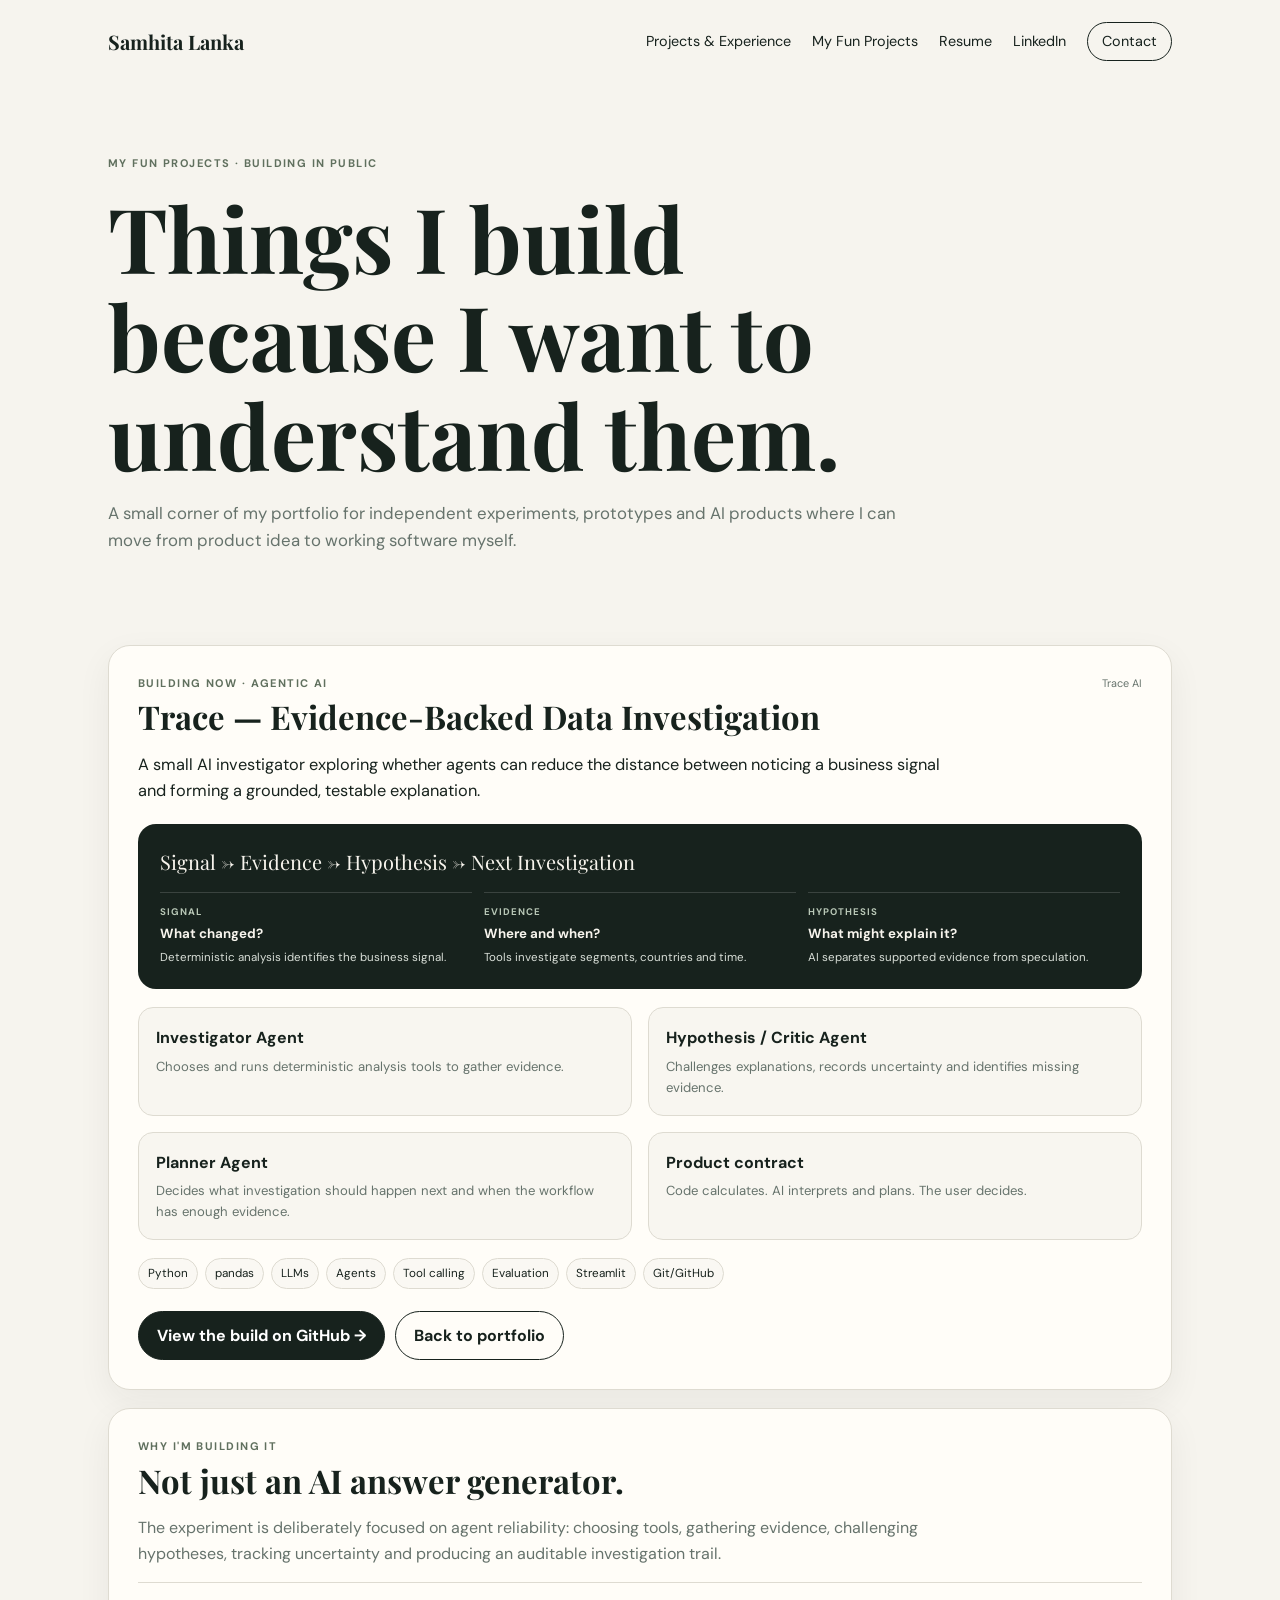
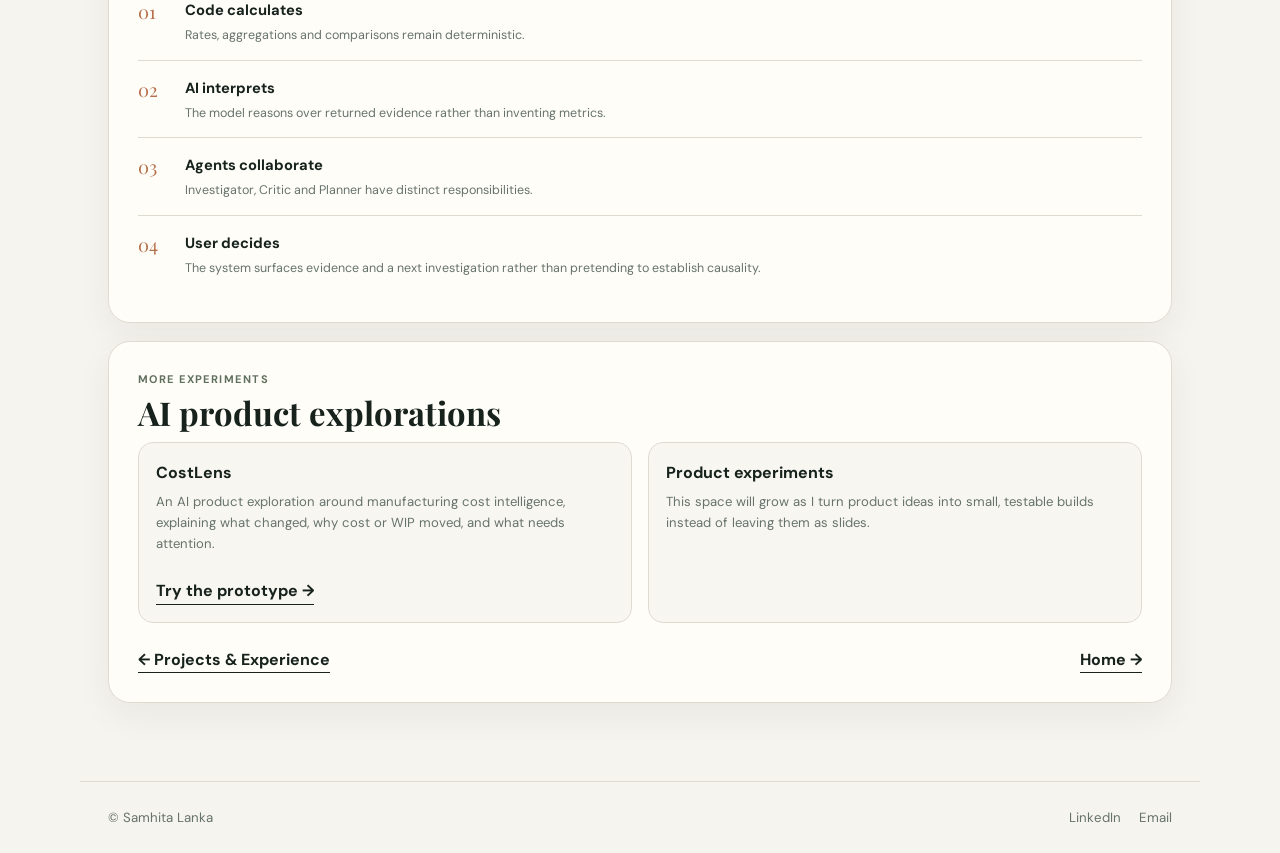
<file: fun-projects.html>
<!doctype html>
<html lang="en">
<head>
<meta charset="utf-8"><meta name="viewport" content="width=device-width,initial-scale=1">
<meta name="description" content="Samhita Lanka — independent AI builds and product experiments.">
<title>My Fun Projects — Samhita Lanka</title>
<link rel="preconnect" href="https://fonts.googleapis.com"><link rel="preconnect" href="https://fonts.gstatic.com" crossorigin>
<link href="https://fonts.googleapis.com/css2?family=DM+Sans:wght@400;500;600;700&family=Playfair+Display:wght@600;700&display=swap" rel="stylesheet">
<link rel="stylesheet" href="styles.css">
</head>
<body>
<header class="nav"><a class="brand" href="index.html">Samhita Lanka</a><nav>
<a href="projects.html">Projects & Experience</a><a href="fun-projects.html">My Fun Projects</a><a href="resume.html">Resume</a><a href="https://linkedin.com/in/samhita-lanka" target="_blank" rel="noreferrer">LinkedIn</a><a class="nav-cta" href="mailto:samhita510@gmail.com">Contact</a>
</nav></header>

<main>
<section class="case-hero">
<div class="eyebrow">MY FUN PROJECTS · BUILDING IN PUBLIC</div>
<h1>Things I build because I want to understand them.</h1>
<p class="case-lede">A small corner of my portfolio for independent experiments, prototypes and AI products where I can move from product idea to working software myself.</p>
</section>

<section class="case-shell">
<div class="case-panel">
<div class="card-top"><span class="tag">BUILDING NOW · AGENTIC AI</span><span class="status">Trace AI</span></div>
<h2>Trace — Evidence-Backed Data Investigation</h2>
<p class="lead">A small AI investigator exploring whether agents can reduce the distance between noticing a business signal and forming a grounded, testable explanation.</p>

<div class="question">
<div class="q">Signal → Evidence → Hypothesis → Next Investigation</div>
<div class="answer">
<div><span>Signal</span><strong>What changed?</strong><p>Deterministic analysis identifies the business signal.</p></div>
<div><span>Evidence</span><strong>Where and when?</strong><p>Tools investigate segments, countries and time.</p></div>
<div><span>Hypothesis</span><strong>What might explain it?</strong><p>AI separates supported evidence from speculation.</p></div>
</div>
</div>

<div class="two-col" style="margin-top:18px">
<div class="mini-card"><strong>Investigator Agent</strong><p>Chooses and runs deterministic analysis tools to gather evidence.</p></div>
<div class="mini-card"><strong>Hypothesis / Critic Agent</strong><p>Challenges explanations, records uncertainty and identifies missing evidence.</p></div>
<div class="mini-card"><strong>Planner Agent</strong><p>Decides what investigation should happen next and when the workflow has enough evidence.</p></div>
<div class="mini-card"><strong>Product contract</strong><p>Code calculates. AI interprets and plans. The user decides.</p></div>
</div>

<div class="chips"><span>Python</span><span>pandas</span><span>LLMs</span><span>Agents</span><span>Tool calling</span><span>Evaluation</span><span>Streamlit</span><span>Git/GitHub</span></div>

<div class="actions" style="margin-top:22px">
<a class="button primary" href="https://github.com/samhitalankagit/samhitalankagit.github.io" target="_blank" rel="noreferrer">View the build on GitHub →</a>
<a class="button" href="index.html">Back to portfolio</a>
</div>
</div>

<div class="case-panel">
<div class="eyebrow">WHY I'M BUILDING IT</div>
<h2>Not just an AI answer generator.</h2>
<p>The experiment is deliberately focused on agent reliability: choosing tools, gathering evidence, challenging hypotheses, tracking uncertainty and producing an auditable investigation trail.</p>
<div class="steps">
<div class="step"><div class="step-num">01</div><div><strong>Code calculates</strong><p>Rates, aggregations and comparisons remain deterministic.</p></div></div>
<div class="step"><div class="step-num">02</div><div><strong>AI interprets</strong><p>The model reasons over returned evidence rather than inventing metrics.</p></div></div>
<div class="step"><div class="step-num">03</div><div><strong>Agents collaborate</strong><p>Investigator, Critic and Planner have distinct responsibilities.</p></div></div>
<div class="step"><div class="step-num">04</div><div><strong>User decides</strong><p>The system surfaces evidence and a next investigation rather than pretending to establish causality.</p></div></div>
</div>
</div>

<div class="case-panel">
<div class="eyebrow">MORE EXPERIMENTS</div>
<h2>AI product explorations</h2>
<div class="two-col">
<div class="mini-card"><strong>CostLens</strong><p>An AI product exploration around manufacturing cost intelligence, explaining what changed, why cost or WIP moved, and what needs attention.</p><a class="link" href="costlens-demo.html">Try the prototype →</a></div>
<div class="mini-card"><strong>Product experiments</strong><p>This space will grow as I turn product ideas into small, testable builds instead of leaving them as slides.</p></div>
</div>
<div class="case-footer"><a class="back-link" href="projects.html">← Projects & Experience</a><a class="back-link" href="index.html">Home →</a></div>
</div>
</section>
</main>

<footer class="footer"><span>© Samhita Lanka</span><div><a href="https://linkedin.com/in/samhita-lanka" target="_blank" rel="noreferrer">LinkedIn</a><a href="mailto:samhita510@gmail.com">Email</a></div></footer>
</body></html>
</file>
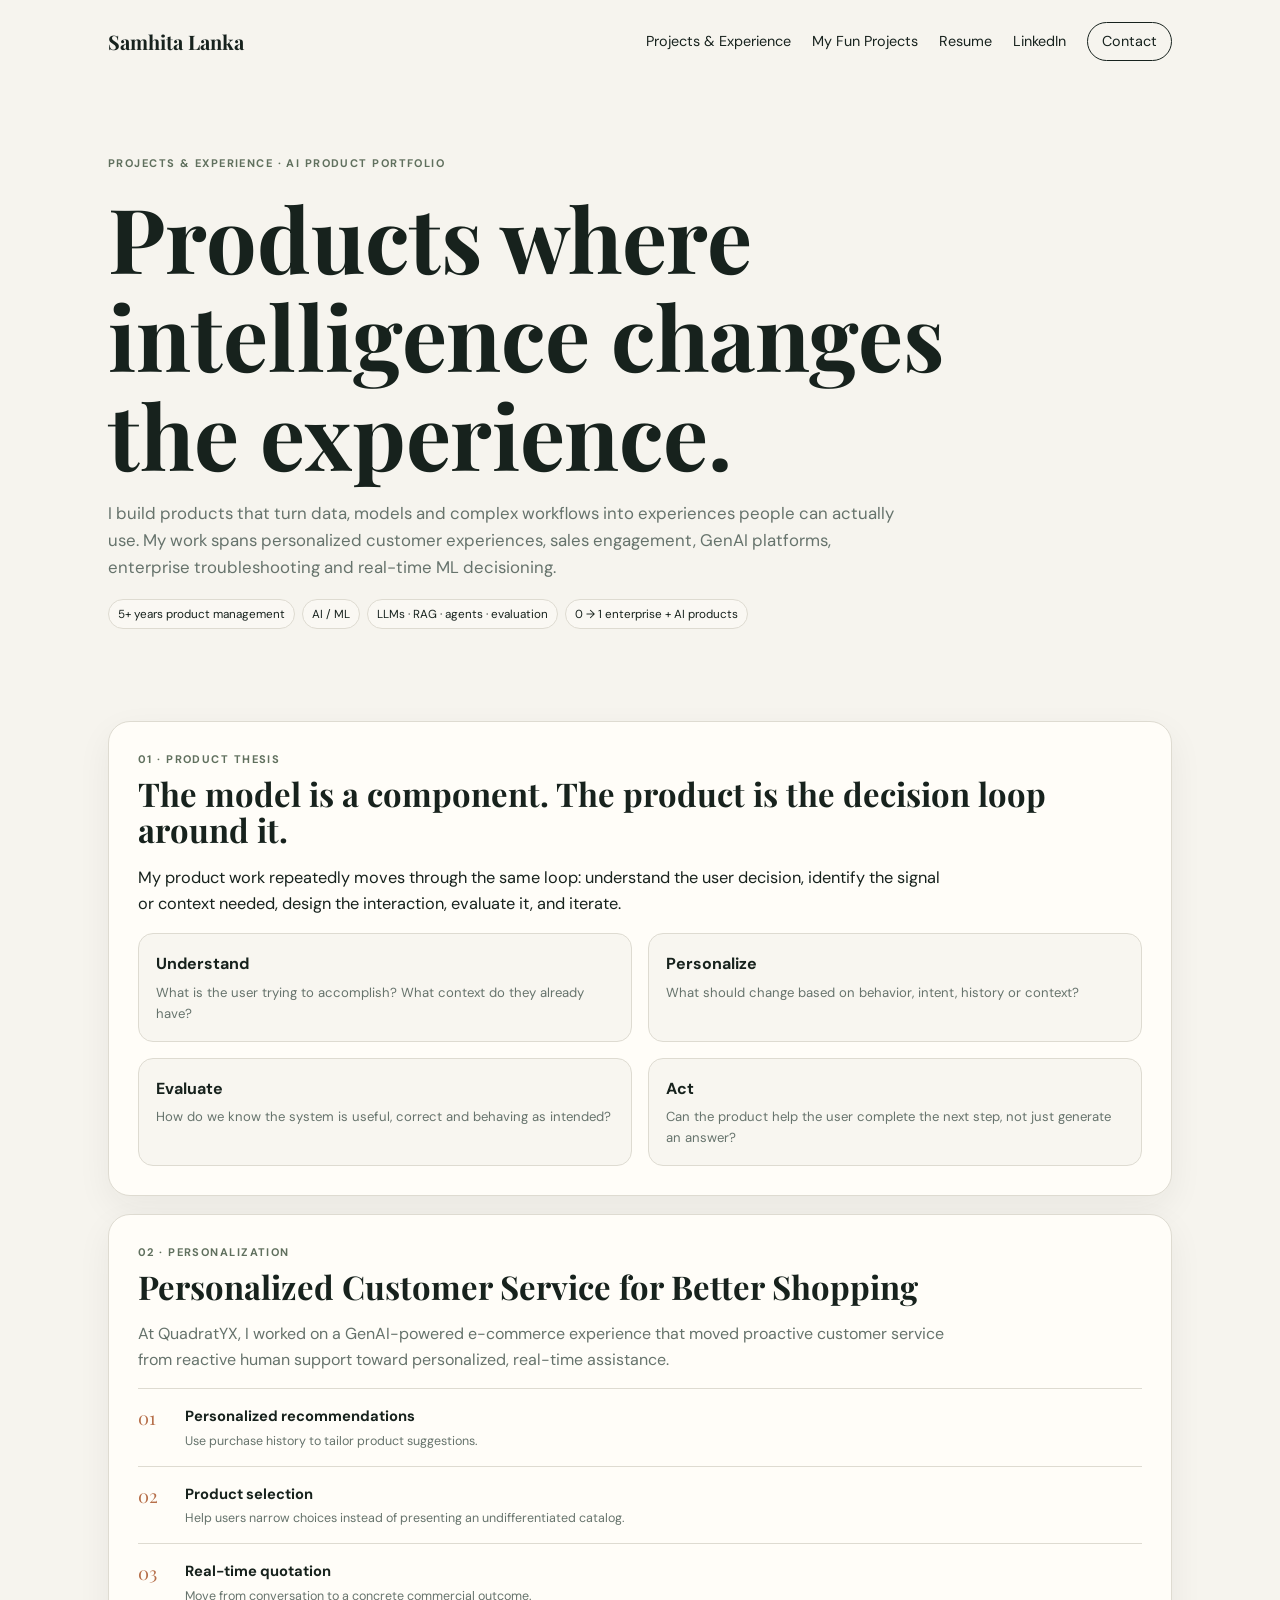
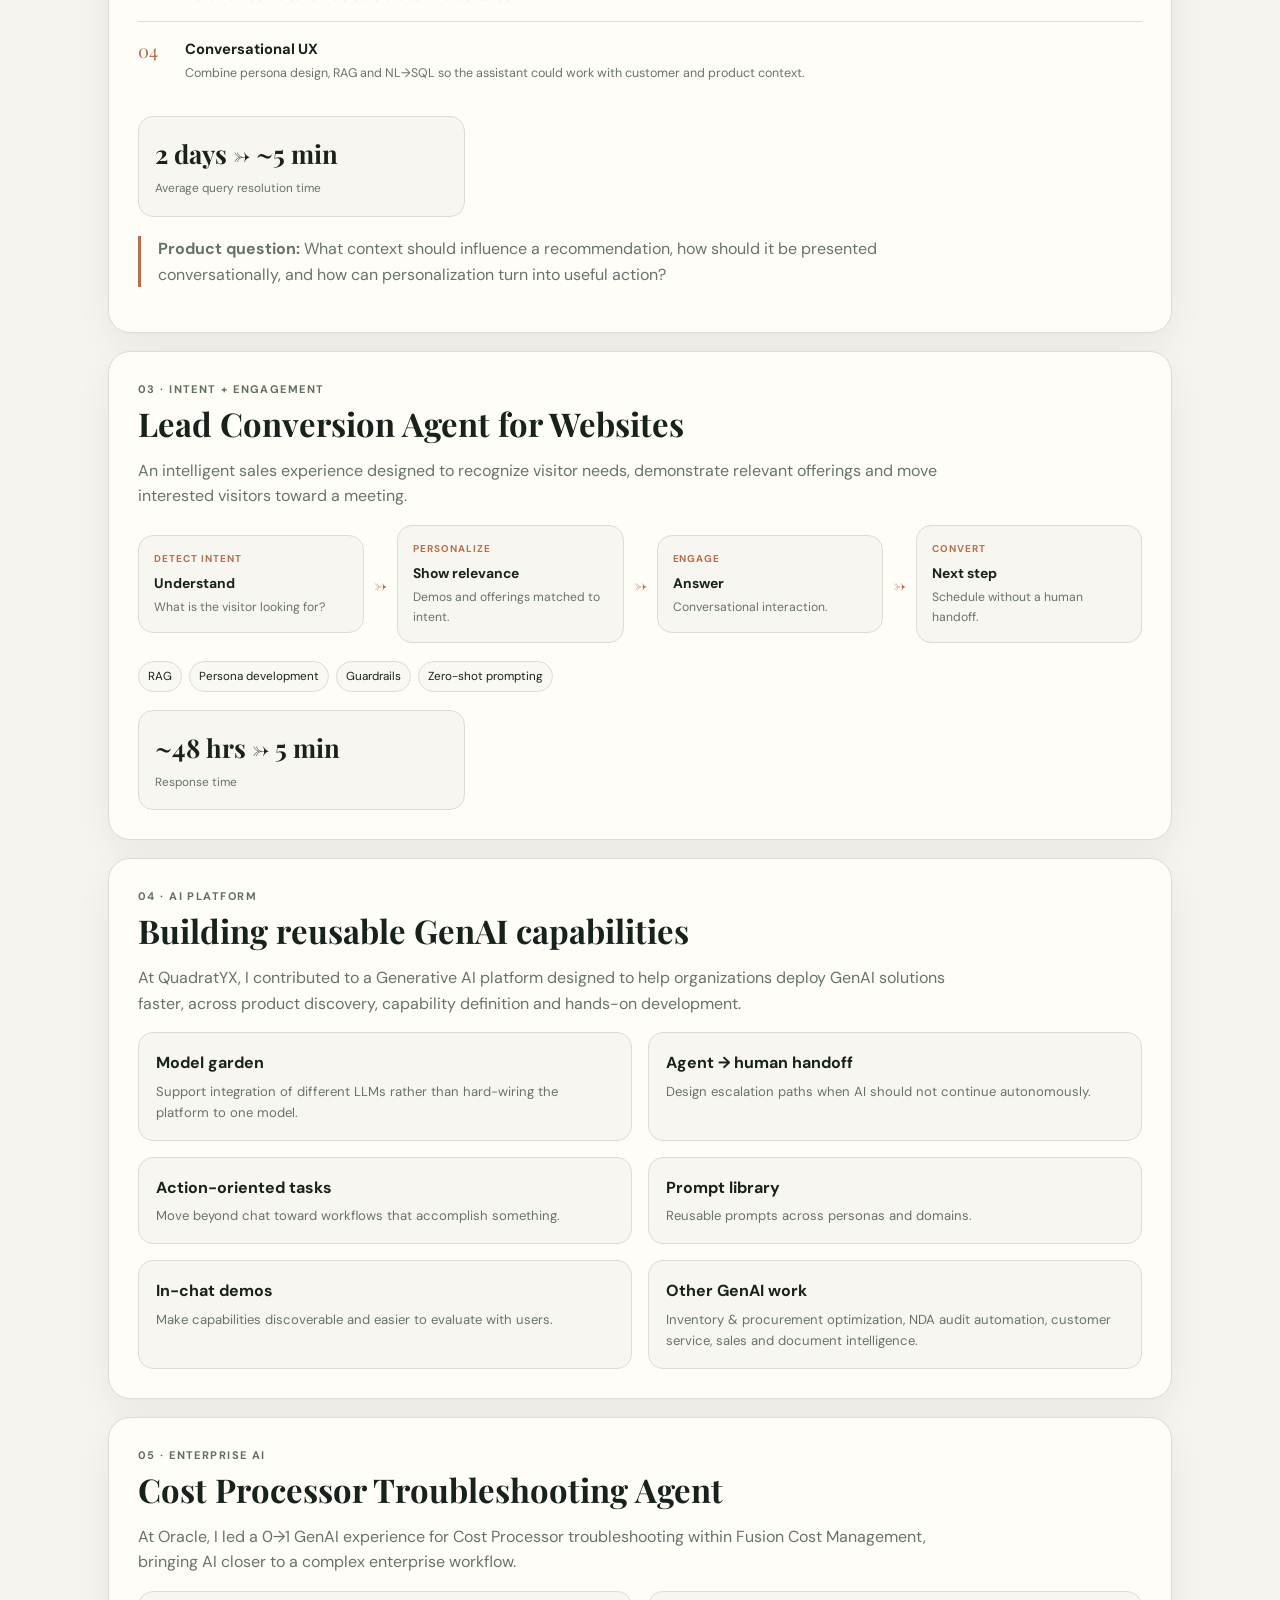
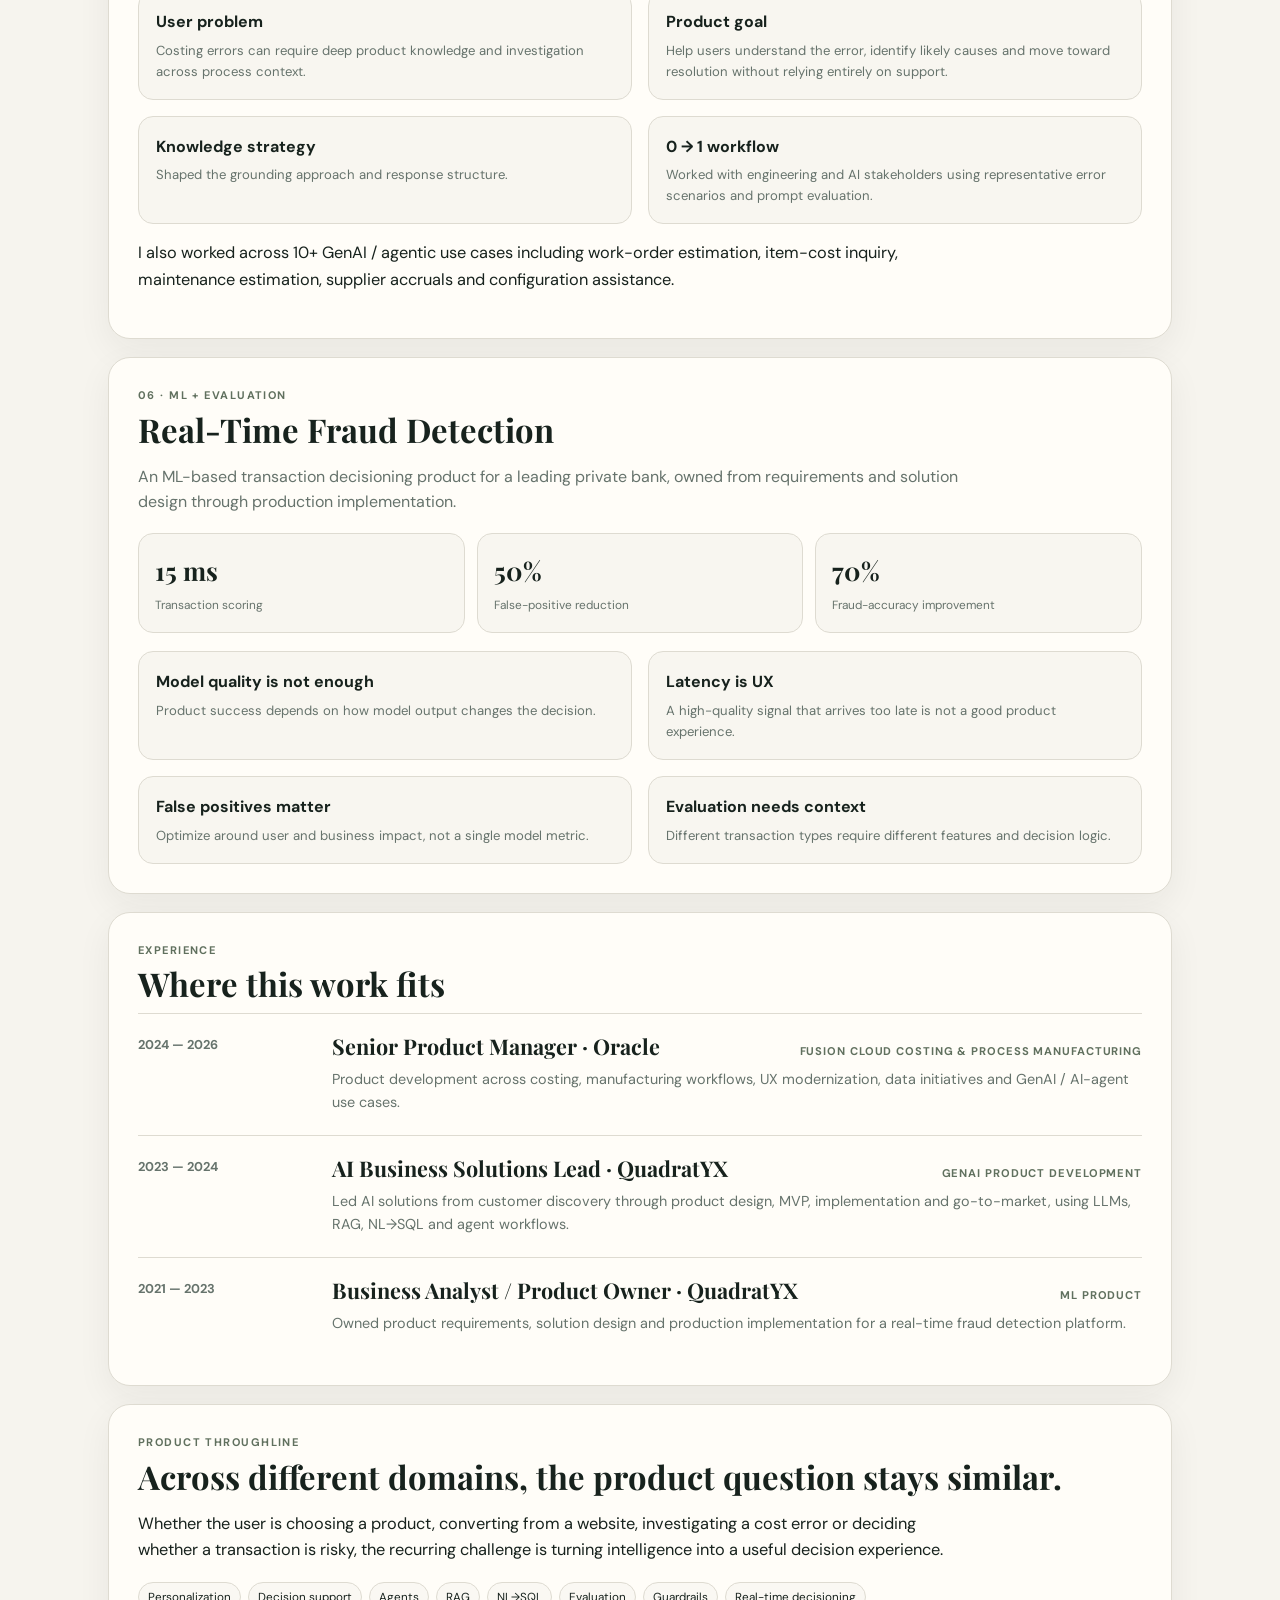
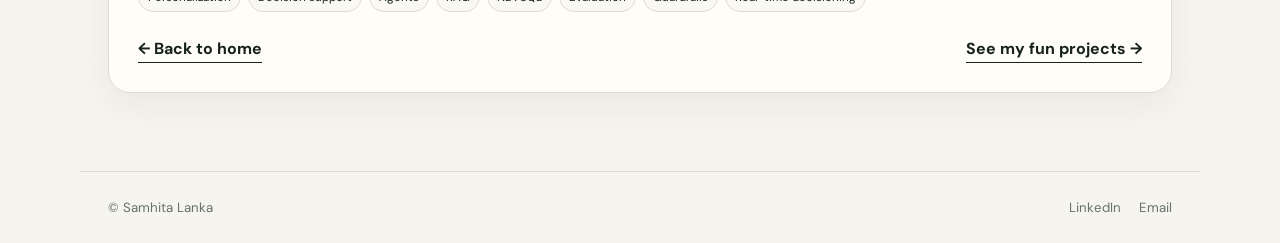
<file: projects.html>
<!doctype html>
<html lang="en">
<head>
<meta charset="utf-8"><meta name="viewport" content="width=device-width,initial-scale=1">
<meta name="description" content="Samhita Lanka — AI product projects and experience across personalized experiences, GenAI platforms, enterprise AI and ML decisioning.">
<title>Projects & Experience — Samhita Lanka</title>
<link rel="preconnect" href="https://fonts.googleapis.com"><link rel="preconnect" href="https://fonts.gstatic.com" crossorigin>
<link href="https://fonts.googleapis.com/css2?family=DM+Sans:wght@400;500;600;700&family=Playfair+Display:wght@600;700&display=swap" rel="stylesheet">
<link rel="stylesheet" href="styles.css">
</head>
<body>
<header class="nav"><a class="brand" href="index.html">Samhita Lanka</a><nav>
<a href="projects.html">Projects & Experience</a><a href="fun-projects.html">My Fun Projects</a><a href="resume.html">Resume</a><a href="https://linkedin.com/in/samhita-lanka" target="_blank" rel="noreferrer">LinkedIn</a><a class="nav-cta" href="mailto:samhita510@gmail.com">Contact</a>
</nav></header>

<main>
<section class="case-hero">
<div class="eyebrow">PROJECTS & EXPERIENCE · AI PRODUCT PORTFOLIO</div>
<h1>Products where intelligence changes the experience.</h1>
<p class="case-lede">I build products that turn data, models and complex workflows into experiences people can actually use. My work spans personalized customer experiences, sales engagement, GenAI platforms, enterprise troubleshooting and real-time ML decisioning.</p>
<div class="chips"><span>5+ years product management</span><span>AI / ML</span><span>LLMs · RAG · agents · evaluation</span><span>0 → 1 enterprise + AI products</span></div>
</section>

<section class="case-shell">
<div class="case-panel">
<div class="eyebrow">01 · PRODUCT THESIS</div>
<h2>The model is a component. The product is the decision loop around it.</h2>
<p class="lead">My product work repeatedly moves through the same loop: understand the user decision, identify the signal or context needed, design the interaction, evaluate it, and iterate.</p>
<div class="two-col">
<div class="mini-card"><strong>Understand</strong><p>What is the user trying to accomplish? What context do they already have?</p></div>
<div class="mini-card"><strong>Personalize</strong><p>What should change based on behavior, intent, history or context?</p></div>
<div class="mini-card"><strong>Evaluate</strong><p>How do we know the system is useful, correct and behaving as intended?</p></div>
<div class="mini-card"><strong>Act</strong><p>Can the product help the user complete the next step, not just generate an answer?</p></div>
</div>
</div>

<div class="case-panel">
<div class="eyebrow">02 · PERSONALIZATION</div>
<h2>Personalized Customer Service for Better Shopping</h2>
<p>At QuadratYX, I worked on a GenAI-powered e-commerce experience that moved proactive customer service from reactive human support toward personalized, real-time assistance.</p>
<div class="steps">
<div class="step"><div class="step-num">01</div><div><strong>Personalized recommendations</strong><p>Use purchase history to tailor product suggestions.</p></div></div>
<div class="step"><div class="step-num">02</div><div><strong>Product selection</strong><p>Help users narrow choices instead of presenting an undifferentiated catalog.</p></div></div>
<div class="step"><div class="step-num">03</div><div><strong>Real-time quotation</strong><p>Move from conversation to a concrete commercial outcome.</p></div></div>
<div class="step"><div class="step-num">04</div><div><strong>Conversational UX</strong><p>Combine persona design, RAG and NL→SQL so the assistant could work with customer and product context.</p></div></div>
</div>
<div class="metric-grid"><div class="big-metric"><strong>2 days → ~5 min</strong><span>Average query resolution time</span></div></div>
<p class="quote"><strong>Product question:</strong> What context should influence a recommendation, how should it be presented conversationally, and how can personalization turn into useful action?</p>
</div>

<div class="case-panel">
<div class="eyebrow">03 · INTENT + ENGAGEMENT</div>
<h2>Lead Conversion Agent for Websites</h2>
<p>An intelligent sales experience designed to recognize visitor needs, demonstrate relevant offerings and move interested visitors toward a meeting.</p>
<div class="architecture">
<div><span>Detect intent</span><strong>Understand</strong><p>What is the visitor looking for?</p></div><div class="architecture-arrow">→</div>
<div><span>Personalize</span><strong>Show relevance</strong><p>Demos and offerings matched to intent.</p></div><div class="architecture-arrow">→</div>
<div><span>Engage</span><strong>Answer</strong><p>Conversational interaction.</p></div><div class="architecture-arrow">→</div>
<div><span>Convert</span><strong>Next step</strong><p>Schedule without a human handoff.</p></div>
</div>
<div class="chips"><span>RAG</span><span>Persona development</span><span>Guardrails</span><span>Zero-shot prompting</span></div>
<div class="metric-grid"><div class="big-metric"><strong>~48 hrs → 5 min</strong><span>Response time</span></div></div>
</div>

<div class="case-panel">
<div class="eyebrow">04 · AI PLATFORM</div>
<h2>Building reusable GenAI capabilities</h2>
<p>At QuadratYX, I contributed to a Generative AI platform designed to help organizations deploy GenAI solutions faster, across product discovery, capability definition and hands-on development.</p>
<div class="two-col">
<div class="mini-card"><strong>Model garden</strong><p>Support integration of different LLMs rather than hard-wiring the platform to one model.</p></div>
<div class="mini-card"><strong>Agent → human handoff</strong><p>Design escalation paths when AI should not continue autonomously.</p></div>
<div class="mini-card"><strong>Action-oriented tasks</strong><p>Move beyond chat toward workflows that accomplish something.</p></div>
<div class="mini-card"><strong>Prompt library</strong><p>Reusable prompts across personas and domains.</p></div>
<div class="mini-card"><strong>In-chat demos</strong><p>Make capabilities discoverable and easier to evaluate with users.</p></div>
<div class="mini-card"><strong>Other GenAI work</strong><p>Inventory & procurement optimization, NDA audit automation, customer service, sales and document intelligence.</p></div>
</div>
</div>

<div class="case-panel">
<div class="eyebrow">05 · ENTERPRISE AI</div>
<h2>Cost Processor Troubleshooting Agent</h2>
<p>At Oracle, I led a 0→1 GenAI experience for Cost Processor troubleshooting within Fusion Cost Management, bringing AI closer to a complex enterprise workflow.</p>
<div class="two-col">
<div class="mini-card"><strong>User problem</strong><p>Costing errors can require deep product knowledge and investigation across process context.</p></div>
<div class="mini-card"><strong>Product goal</strong><p>Help users understand the error, identify likely causes and move toward resolution without relying entirely on support.</p></div>
<div class="mini-card"><strong>Knowledge strategy</strong><p>Shaped the grounding approach and response structure.</p></div>
<div class="mini-card"><strong>0 → 1 workflow</strong><p>Worked with engineering and AI stakeholders using representative error scenarios and prompt evaluation.</p></div>
</div>
<p class="lead">I also worked across 10+ GenAI / agentic use cases including work-order estimation, item-cost inquiry, maintenance estimation, supplier accruals and configuration assistance.</p>
</div>

<div class="case-panel">
<div class="eyebrow">06 · ML + EVALUATION</div>
<h2>Real-Time Fraud Detection</h2>
<p>An ML-based transaction decisioning product for a leading private bank, owned from requirements and solution design through production implementation.</p>
<div class="metric-grid">
<div class="big-metric"><strong>15 ms</strong><span>Transaction scoring</span></div>
<div class="big-metric"><strong>50%</strong><span>False-positive reduction</span></div>
<div class="big-metric"><strong>70%</strong><span>Fraud-accuracy improvement</span></div>
</div>
<div class="two-col" style="margin-top:18px">
<div class="mini-card"><strong>Model quality is not enough</strong><p>Product success depends on how model output changes the decision.</p></div>
<div class="mini-card"><strong>Latency is UX</strong><p>A high-quality signal that arrives too late is not a good product experience.</p></div>
<div class="mini-card"><strong>False positives matter</strong><p>Optimize around user and business impact, not a single model metric.</p></div>
<div class="mini-card"><strong>Evaluation needs context</strong><p>Different transaction types require different features and decision logic.</p></div>
</div>
</div>

<div class="case-panel">
<div class="eyebrow">EXPERIENCE</div>
<h2>Where this work fits</h2>
<div class="timeline">
<div class="timeline-item"><div class="date">2024 — 2026</div><div><div class="role"><h3>Senior Product Manager · Oracle</h3><span>Fusion Cloud Costing & Process Manufacturing</span></div><p>Product development across costing, manufacturing workflows, UX modernization, data initiatives and GenAI / AI-agent use cases.</p></div></div>
<div class="timeline-item"><div class="date">2023 — 2024</div><div><div class="role"><h3>AI Business Solutions Lead · QuadratYX</h3><span>GenAI product development</span></div><p>Led AI solutions from customer discovery through product design, MVP, implementation and go-to-market, using LLMs, RAG, NL→SQL and agent workflows.</p></div></div>
<div class="timeline-item"><div class="date">2021 — 2023</div><div><div class="role"><h3>Business Analyst / Product Owner · QuadratYX</h3><span>ML product</span></div><p>Owned product requirements, solution design and production implementation for a real-time fraud detection platform.</p></div></div>
</div>
</div>

<div class="case-panel">
<div class="eyebrow">PRODUCT THROUGHLINE</div>
<h2>Across different domains, the product question stays similar.</h2>
<p class="lead">Whether the user is choosing a product, converting from a website, investigating a cost error or deciding whether a transaction is risky, the recurring challenge is turning intelligence into a useful decision experience.</p>
<div class="chips"><span>Personalization</span><span>Decision support</span><span>Agents</span><span>RAG</span><span>NL→SQL</span><span>Evaluation</span><span>Guardrails</span><span>Real-time decisioning</span></div>
<div class="case-footer"><a class="back-link" href="index.html">← Back to home</a><a class="back-link" href="fun-projects.html">See my fun projects →</a></div>
</div>
</section>
</main>

<footer class="footer"><span>© Samhita Lanka</span><div><a href="https://linkedin.com/in/samhita-lanka" target="_blank" rel="noreferrer">LinkedIn</a><a href="mailto:samhita510@gmail.com">Email</a></div></footer>
</body></html>
</file>
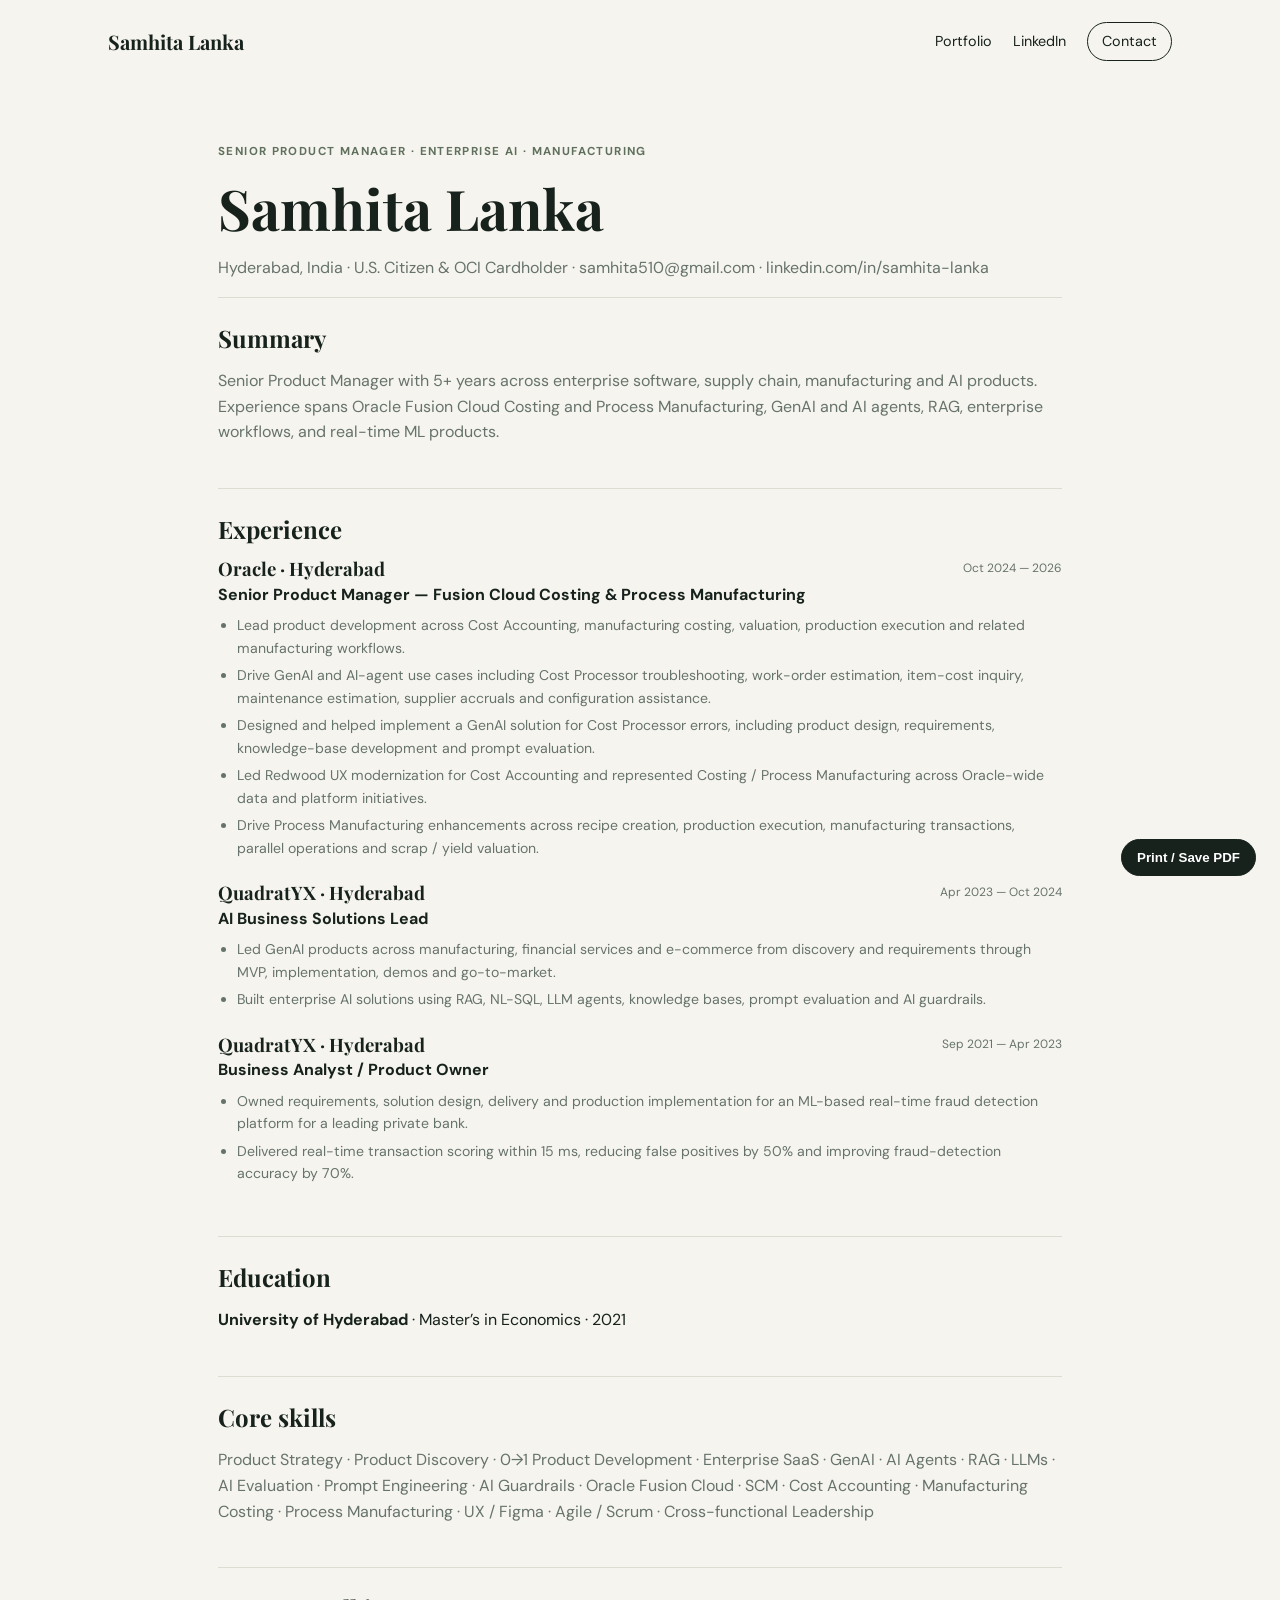
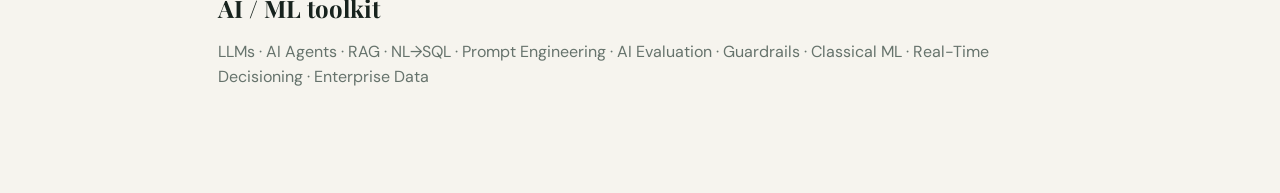
<file: resume.html>
<!doctype html><html lang="en"><head><meta charset="utf-8"><meta name="viewport" content="width=device-width,initial-scale=1"><title>Samhita Lanka — Resume</title><link rel="preconnect" href="https://fonts.googleapis.com"><link rel="preconnect" href="https://fonts.gstatic.com" crossorigin><link href="https://fonts.googleapis.com/css2?family=DM+Sans:wght@400;500;600;700&family=Playfair+Display:wght@600;700&display=swap" rel="stylesheet"><link rel="stylesheet" href="styles.css"></head><body><header class="nav"><a class="brand" href="index.html">Samhita Lanka</a><nav><a href="index.html">Portfolio</a><a href="https://linkedin.com/in/samhita-lanka" target="_blank">LinkedIn</a><a class="nav-cta" href="mailto:samhita510@gmail.com">Contact</a></nav></header><main class="resume"><div class="resume-kicker">Senior Product Manager · Enterprise AI · Manufacturing</div><h1>Samhita Lanka</h1><p style="color:var(--muted)">Hyderabad, India · U.S. Citizen & OCI Cardholder · samhita510@gmail.com · linkedin.com/in/samhita-lanka</p><section class="resume-section"><h2>Summary</h2><p style="color:var(--muted)">Senior Product Manager with 5+ years across enterprise software, supply chain, manufacturing and AI products. Experience spans Oracle Fusion Cloud Costing and Process Manufacturing, GenAI and AI agents, RAG, enterprise workflows, and real-time ML products.</p></section><section class="resume-section"><h2>Experience</h2><div class="job"><div class="job-top"><h3>Oracle · Hyderabad</h3><span class="job-meta">Oct 2024 — 2026</span></div><div class="job-title">Senior Product Manager — Fusion Cloud Costing & Process Manufacturing</div><ul><li>Lead product development across Cost Accounting, manufacturing costing, valuation, production execution and related manufacturing workflows.</li><li>Drive GenAI and AI-agent use cases including Cost Processor troubleshooting, work-order estimation, item-cost inquiry, maintenance estimation, supplier accruals and configuration assistance.</li><li>Designed and helped implement a GenAI solution for Cost Processor errors, including product design, requirements, knowledge-base development and prompt evaluation.</li><li>Led Redwood UX modernization for Cost Accounting and represented Costing / Process Manufacturing across Oracle-wide data and platform initiatives.</li><li>Drive Process Manufacturing enhancements across recipe creation, production execution, manufacturing transactions, parallel operations and scrap / yield valuation.</li></ul></div><div class="job"><div class="job-top"><h3>QuadratYX · Hyderabad</h3><span class="job-meta">Apr 2023 — Oct 2024</span></div><div class="job-title">AI Business Solutions Lead</div><ul><li>Led GenAI products across manufacturing, financial services and e-commerce from discovery and requirements through MVP, implementation, demos and go-to-market.</li><li>Built enterprise AI solutions using RAG, NL-SQL, LLM agents, knowledge bases, prompt evaluation and AI guardrails.</li></ul></div><div class="job"><div class="job-top"><h3>QuadratYX · Hyderabad</h3><span class="job-meta">Sep 2021 — Apr 2023</span></div><div class="job-title">Business Analyst / Product Owner</div><ul><li>Owned requirements, solution design, delivery and production implementation for an ML-based real-time fraud detection platform for a leading private bank.</li><li>Delivered real-time transaction scoring within 15 ms, reducing false positives by 50% and improving fraud-detection accuracy by 70%.</li></ul></div></section><section class="resume-section"><h2>Education</h2><p><strong>University of Hyderabad</strong> · Master’s in Economics · 2021</p></section><section class="resume-section"><h2>Core skills</h2><p style="color:var(--muted)">Product Strategy · Product Discovery · 0→1 Product Development · Enterprise SaaS · GenAI · AI Agents · RAG · LLMs · AI Evaluation · Prompt Engineering · AI Guardrails · Oracle Fusion Cloud · SCM · Cost Accounting · Manufacturing Costing · Process Manufacturing · UX / Figma · Agile / Scrum · Cross-functional Leadership</p></section><section class="resume-section"><h2>AI / ML toolkit</h2><p style="color:var(--muted)">LLMs · AI Agents · RAG · NL→SQL · Prompt Engineering · AI Evaluation · Guardrails · Classical ML · Real-Time Decisioning · Enterprise Data</p></section></main><button class="print" onclick="window.print()">Print / Save PDF</button></body></html>
</file>
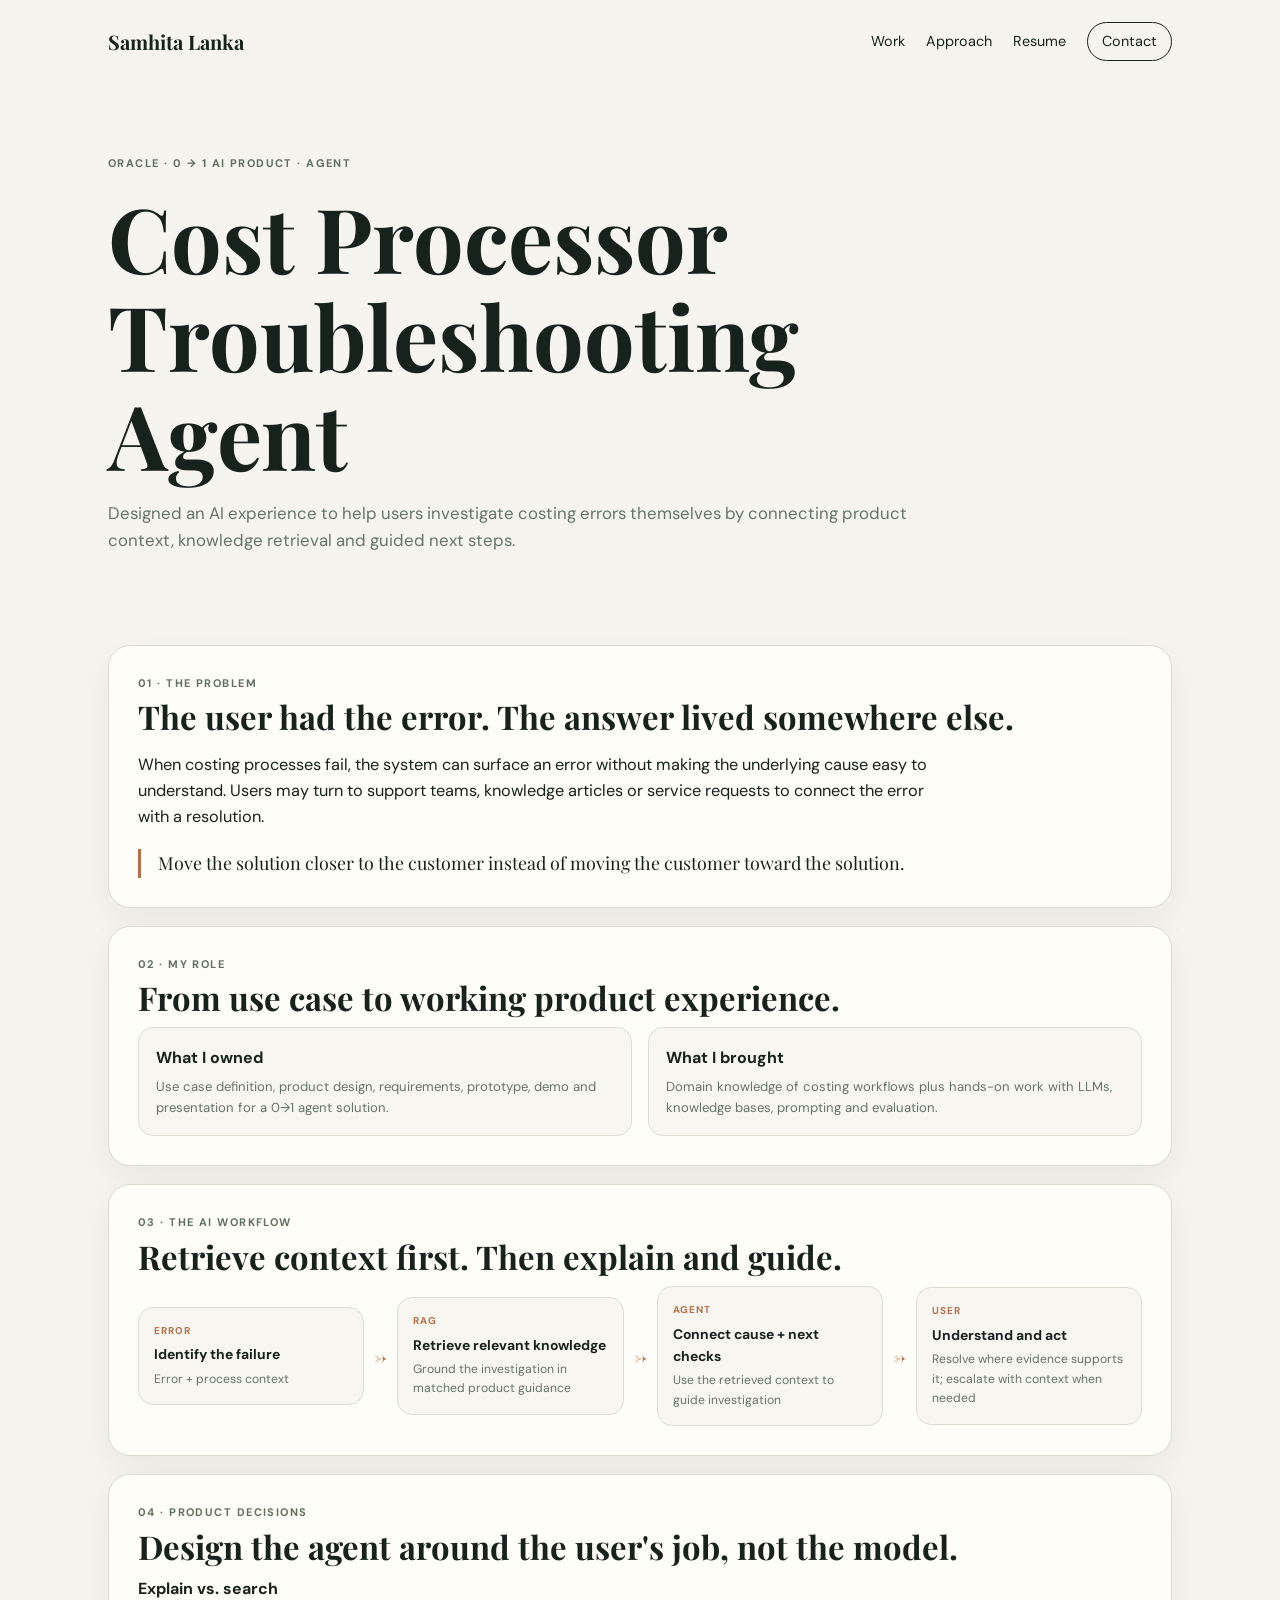
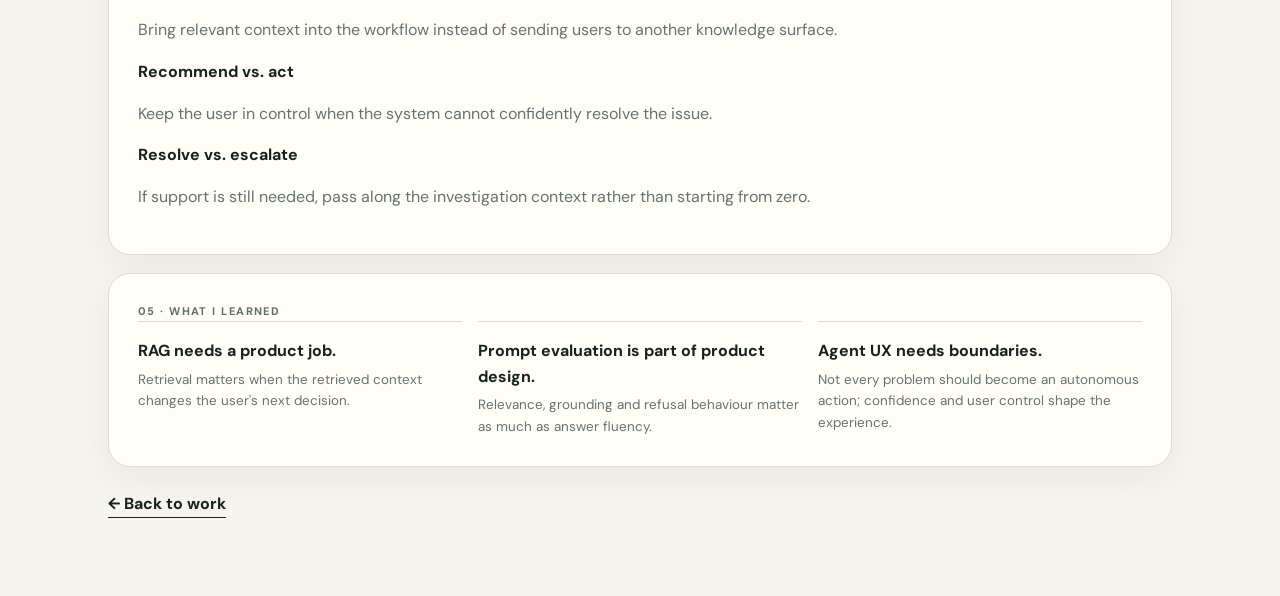
<file: troubleshooting-agent.html>
<!doctype html><html lang="en"><head><meta charset="utf-8"><meta name="viewport" content="width=device-width,initial-scale=1"><title>Cost Processor Troubleshooting Agent — Samhita Lanka</title><link rel="preconnect" href="https://fonts.googleapis.com"><link rel="preconnect" href="https://fonts.gstatic.com" crossorigin><link href="https://fonts.googleapis.com/css2?family=DM+Sans:wght@400;500;600;700&family=Playfair+Display:wght@600;700&display=swap" rel="stylesheet"><link rel="stylesheet" href="styles.css"></head><body>
<header class="nav"><a class="brand" href="index.html">Samhita Lanka</a><nav><a href="index.html#work">Work</a><a href="index.html#approach">Approach</a><a href="resume.html">Resume</a><a class="nav-cta" href="mailto:samhita510@gmail.com">Contact</a></nav></header><main><section class="case-hero"><div class="eyebrow">ORACLE · 0 → 1 AI PRODUCT · AGENT</div><h1>Cost Processor Troubleshooting Agent</h1><p class="case-lede">Designed an AI experience to help users investigate costing errors themselves by connecting product context, knowledge retrieval and guided next steps.</p></section><section class="case-shell">
<article class="case-panel"><div class="eyebrow">01 · THE PROBLEM</div><h2>The user had the error. The answer lived somewhere else.</h2><p class="lead">When costing processes fail, the system can surface an error without making the underlying cause easy to understand. Users may turn to support teams, knowledge articles or service requests to connect the error with a resolution.</p><div class="quote"><p>Move the solution closer to the customer instead of moving the customer toward the solution.</p></div></article>
<article class="case-panel"><div class="eyebrow">02 · MY ROLE</div><h2>From use case to working product experience.</h2><div class="two-col"><div class="mini-card"><strong>What I owned</strong><p>Use case definition, product design, requirements, prototype, demo and presentation for a 0→1 agent solution.</p></div><div class="mini-card"><strong>What I brought</strong><p>Domain knowledge of costing workflows plus hands-on work with LLMs, knowledge bases, prompting and evaluation.</p></div></div></article>
<article class="case-panel"><div class="eyebrow">03 · THE AI WORKFLOW</div><h2>Retrieve context first. Then explain and guide.</h2><div class="architecture"><div><span>ERROR</span><strong>Identify the failure</strong><p>Error + process context</p></div><div class="architecture-arrow">→</div><div><span>RAG</span><strong>Retrieve relevant knowledge</strong><p>Ground the investigation in matched product guidance</p></div><div class="architecture-arrow">→</div><div><span>AGENT</span><strong>Connect cause + next checks</strong><p>Use the retrieved context to guide investigation</p></div><div class="architecture-arrow">→</div><div><span>USER</span><strong>Understand and act</strong><p>Resolve where evidence supports it; escalate with context when needed</p></div></div></article>
<article class="case-panel"><div class="eyebrow">04 · PRODUCT DECISIONS</div><h2>Design the agent around the user's job, not the model.</h2><div class="decision-grid"><div class="decision"><strong>Explain vs. search</strong><p>Bring relevant context into the workflow instead of sending users to another knowledge surface.</p></div><div class="decision"><strong>Recommend vs. act</strong><p>Keep the user in control when the system cannot confidently resolve the issue.</p></div><div class="decision"><strong>Resolve vs. escalate</strong><p>If support is still needed, pass along the investigation context rather than starting from zero.</p></div></div></article>
<article class="case-panel"><div class="eyebrow">05 · WHAT I LEARNED</div><div class="principles"><div class="principle"><strong>RAG needs a product job.</strong><p>Retrieval matters when the retrieved context changes the user's next decision.</p></div><div class="principle"><strong>Prompt evaluation is part of product design.</strong><p>Relevance, grounding and refusal behaviour matter as much as answer fluency.</p></div><div class="principle"><strong>Agent UX needs boundaries.</strong><p>Not every problem should become an autonomous action; confidence and user control shape the experience.</p></div></div></article>
<div class="case-footer"><a class="back-link" href="index.html#work">← Back to work</a></div></section></main></body></html>
</file>
<file: styles.css>
:root{--ink:#17221d;--muted:#66736c;--paper:#f6f4ee;--card:#fffdf8;--line:#dedbd1;--sage:#60705e;--warm:#b66f4a;--soft:#eceee7;--shadow:0 12px 35px rgba(34,38,31,.06)}
*{box-sizing:border-box}html{scroll-behavior:smooth}body{margin:0;background:var(--paper);color:var(--ink);font-family:"DM Sans",sans-serif;line-height:1.6}a{color:inherit;text-decoration:none}.nav{max-width:1120px;margin:auto;padding:22px 28px;display:flex;justify-content:space-between;align-items:center;position:sticky;top:0;background:rgba(246,244,238,.94);backdrop-filter:blur(10px);z-index:10}.brand{font-family:"Playfair Display",serif;font-weight:700;font-size:1.25rem}.nav nav{display:flex;gap:21px;align-items:center;font-size:.9rem}.nav-cta{border:1px solid var(--ink);padding:7px 14px;border-radius:999px}.hero{max-width:1120px;margin:auto;padding:92px 28px 70px}.eyebrow,.tag{font-size:.69rem;letter-spacing:.13em;text-transform:uppercase;font-weight:700;color:var(--sage)}h1,h2,h3{font-family:"Playfair Display",serif;line-height:1.1;margin:0}h1{font-size:clamp(3rem,7vw,6rem);max-width:920px;margin-top:16px}.hero-copy{max-width:760px;color:var(--muted);font-size:1.13rem;margin:24px 0 27px}.actions{display:flex;gap:10px;flex-wrap:wrap}.button{padding:11px 18px;border-radius:999px;border:1px solid var(--ink);font-weight:700}.button.primary{background:var(--ink);color:#fff}.proof-row{display:flex;gap:38px;flex-wrap:wrap;margin-top:52px;border-top:1px solid var(--line);padding-top:21px}.proof-row div{display:flex;gap:8px;align-items:baseline}.proof-row strong{font-size:1.25rem}.proof-row span{font-size:.84rem;color:var(--muted)}.section{max-width:1120px;margin:auto;padding:70px 28px}.section.muted{max-width:none;background:var(--soft)}.section.muted>.inner{max-width:1064px;margin:auto}.section-heading{max-width:760px;margin-bottom:30px}.section-heading h2{font-size:clamp(2rem,4vw,3.2rem);margin-top:9px}.section-heading p{color:var(--muted);margin:10px 0}.work-grid{display:grid;grid-template-columns:1.2fr .8fr;gap:18px}.card{background:var(--card);border:1px solid var(--line);border-radius:22px;padding:30px;box-shadow:var(--shadow)}.card h3{font-size:2rem;margin:10px 0}.card p{color:var(--muted);margin:0}.featured{min-height:100%}.card-top{display:flex;justify-content:space-between;gap:15px;align-items:center}.status{font-size:.68rem;color:var(--muted)}.chips{display:flex;gap:7px;flex-wrap:wrap;margin:18px 0}.chips span,.meta-chip{font-size:.73rem;padding:5px 9px;border:1px solid var(--line);border-radius:999px;background:#faf8f3}.link{display:inline-block;margin-top:24px;font-weight:700;border-bottom:1px solid var(--ink)}.small-stack{display:grid;gap:18px}.metric-line{display:flex;gap:10px;align-items:baseline;padding-top:12px;margin-top:13px;border-top:1px solid var(--line)}.metric-line strong{font-family:"Playfair Display",serif;font-size:1.6rem}.metric-line span{font-size:.82rem;color:var(--muted)}.principles{display:grid;grid-template-columns:repeat(3,1fr);gap:16px}.principle{border-top:1px solid var(--line);padding-top:16px}.principle strong{display:block;font-size:1rem}.principle p{font-size:.84rem;color:var(--muted);margin:5px 0 0}.timeline{display:grid;gap:0}.timeline-item{display:grid;grid-template-columns:170px 1fr;gap:24px;border-top:1px solid var(--line);padding:21px 0}.date{font-size:.8rem;color:var(--muted);font-weight:700}.role{display:flex;justify-content:space-between;gap:15px;align-items:baseline}.role h3{font-size:1.35rem}.role span{font-size:.7rem;color:var(--sage);font-weight:700;text-transform:uppercase;letter-spacing:.08em}.timeline-item p{margin:7px 0 0;color:var(--muted);max-width:800px;font-size:.9rem}.split{display:grid;grid-template-columns:1fr 1fr;gap:60px}.split h2{font-size:clamp(2rem,4vw,3.2rem)}.about-copy p{color:var(--muted);margin-top:0}.footer{max-width:1120px;margin:auto;padding:25px 28px;display:flex;justify-content:space-between;border-top:1px solid var(--line);font-size:.83rem;color:var(--muted)}.footer div{display:flex;gap:18px}
.case-hero{max-width:1120px;margin:auto;padding:72px 28px 48px}.case-hero h1{font-size:clamp(3.3rem,7vw,6rem);margin:15px 0 7px}.case-subtitle{font-family:"Playfair Display",serif;font-size:1.5rem;margin:0 0 15px}.case-lede{max-width:800px;color:var(--muted);font-size:1.05rem}.case-shell{max-width:1120px;margin:auto;padding:8px 28px 78px}.case-panel{background:var(--card);border:1px solid var(--line);border-radius:22px;padding:29px;box-shadow:var(--shadow);margin-top:18px}.case-panel h2{font-size:2.05rem;margin:7px 0 11px}.case-panel p{color:var(--muted);max-width:820px}.case-panel .lead{color:var(--ink);font-size:1.02rem}.two-col{display:grid;grid-template-columns:1fr 1fr;gap:16px}.mini-card{background:#f8f6f0;border:1px solid var(--line);border-radius:15px;padding:17px}.mini-card strong{display:block}.mini-card p{font-size:.82rem;margin:5px 0 0}.question{background:var(--ink);color:#f7f4ed;border-radius:18px;padding:22px;margin-top:20px}.question .q{font-family:"Playfair Display",serif;font-size:1.25rem}.answer{display:grid;grid-template-columns:1fr 1fr 1fr;gap:12px;margin-top:14px}.answer div{padding-top:11px;border-top:1px solid rgba(255,255,255,.15)}.answer span{display:block;font-size:.6rem;color:#b8c7b6;letter-spacing:.1em;text-transform:uppercase;font-weight:700}.answer strong{display:block;margin-top:4px;font-size:.83rem}.answer p{margin:4px 0 0;color:#d9dfd8;font-size:.72rem}.quote{border-left:3px solid var(--warm);padding-left:17px;margin-top:19px}.quote p{margin:0;color:var(--ink);font-family:"Playfair Display",serif;font-size:1.12rem}.steps{display:grid;gap:0}.step{display:grid;grid-template-columns:34px 1fr;gap:13px;border-top:1px solid var(--line);padding:14px 0}.step-num{font-family:"Playfair Display",serif;font-size:1.15rem;color:var(--warm)}.step strong{font-size:.92rem}.step p{font-size:.78rem;margin:3px 0 0}.metric-grid{display:grid;grid-template-columns:repeat(3,1fr);gap:12px;margin-top:18px}.big-metric{padding:16px;background:#f8f6f0;border:1px solid var(--line);border-radius:15px}.big-metric strong{display:block;font-family:"Playfair Display",serif;font-size:1.6rem}.big-metric span{font-size:.74rem;color:var(--muted)}.case-footer{display:flex;justify-content:space-between;margin-top:24px}.back-link{font-weight:700;border-bottom:1px solid var(--ink)}.resume{max-width:900px;margin:auto;padding:60px 28px}.resume h1{font-size:3.5rem}.resume-kicker{color:var(--sage);font-size:.72rem;letter-spacing:.12em;text-transform:uppercase;font-weight:700}.resume-section{padding:27px 0;border-top:1px solid var(--line)}.resume-section h2{font-size:1.5rem;margin-bottom:17px}.job{margin-bottom:24px}.job-top{display:flex;justify-content:space-between;gap:15px}.job h3{font-size:1.16rem}.job-meta{font-size:.75rem;color:var(--muted)}.job-title{font-weight:700;margin-top:2px}.job ul{padding-left:19px;color:var(--muted);margin:7px 0}.job li{margin:5px 0;font-size:.88rem}.print{position:fixed;right:24px;bottom:24px;border:1px solid var(--ink);background:var(--ink);color:white;border-radius:999px;padding:10px 15px;font-weight:700;cursor:pointer}@media print{.nav,.print,.footer{display:none!important}.resume{padding:0}.resume-section{break-inside:avoid}}
@media(max-width:760px){.nav{padding:17px 20px}.nav nav a:not(.nav-cta):not(:last-child){display:none}.hero,.section,.case-hero,.case-shell,.resume{padding-left:20px;padding-right:20px}.work-grid,.two-col,.split,.principles{grid-template-columns:1fr}.timeline-item{grid-template-columns:1fr;gap:5px}.role{display:block}.role span{display:inline-block;margin-top:5px}.answer,.metric-grid{grid-template-columns:1fr}.footer{padding-left:20px;padding-right:20px}}
.intro-section{padding-top:35px}.intro-grid{display:grid;grid-template-columns:1fr 1fr;gap:70px;align-items:start}.intro-grid h2{font-size:clamp(2rem,4vw,3.25rem);margin-top:8px}.intro-copy{padding-top:4px}.intro-copy p{max-width:700px}.section-lede{color:var(--muted);font-size:.98rem;margin-top:10px;max-width:760px}.ai-approach-grid{display:grid;grid-template-columns:repeat(3,1fr);gap:16px}.ai-approach-card{background:var(--card);border:1px solid var(--line);border-radius:20px;padding:22px;box-shadow:var(--shadow)}.ai-number{font:700 2.1rem "Playfair Display",serif;color:var(--warm)}.ai-approach-card h3{font-size:1.8rem;margin:2px 0 8px}.ai-approach-card p{color:var(--muted);font-size:.88rem;min-height:90px}.ai-approach-card small{color:var(--sage);font-weight:700;letter-spacing:.05em}.toolkit{margin-top:18px;border-top:1px solid var(--line);padding-top:15px;font-size:.82rem;color:var(--muted)}.toolkit strong{color:var(--ink)}.featured{min-height:330px}@media(max-width:820px){.intro-grid,.ai-approach-grid{grid-template-columns:1fr}.ai-approach-card p{min-height:0}}
.architecture{display:grid;grid-template-columns:1fr auto 1fr auto 1fr auto 1fr;gap:10px;align-items:center}.architecture>div:not(.architecture-arrow){border:1px solid var(--line);border-radius:15px;padding:15px;background:#f8f6f0}.architecture span{display:block;font-size:.62rem;letter-spacing:.1em;text-transform:uppercase;color:var(--warm);font-weight:700}.architecture strong{display:block;margin-top:5px;font-size:.87rem}.architecture p{margin:4px 0 0;font-size:.76rem;color:var(--muted)}.architecture-arrow{font:700 1.2rem "Playfair Display",serif;color:var(--warm);text-align:center}@media(max-width:900px){.architecture{grid-template-columns:1fr}.architecture-arrow{transform:rotate(90deg)}}
</file>
